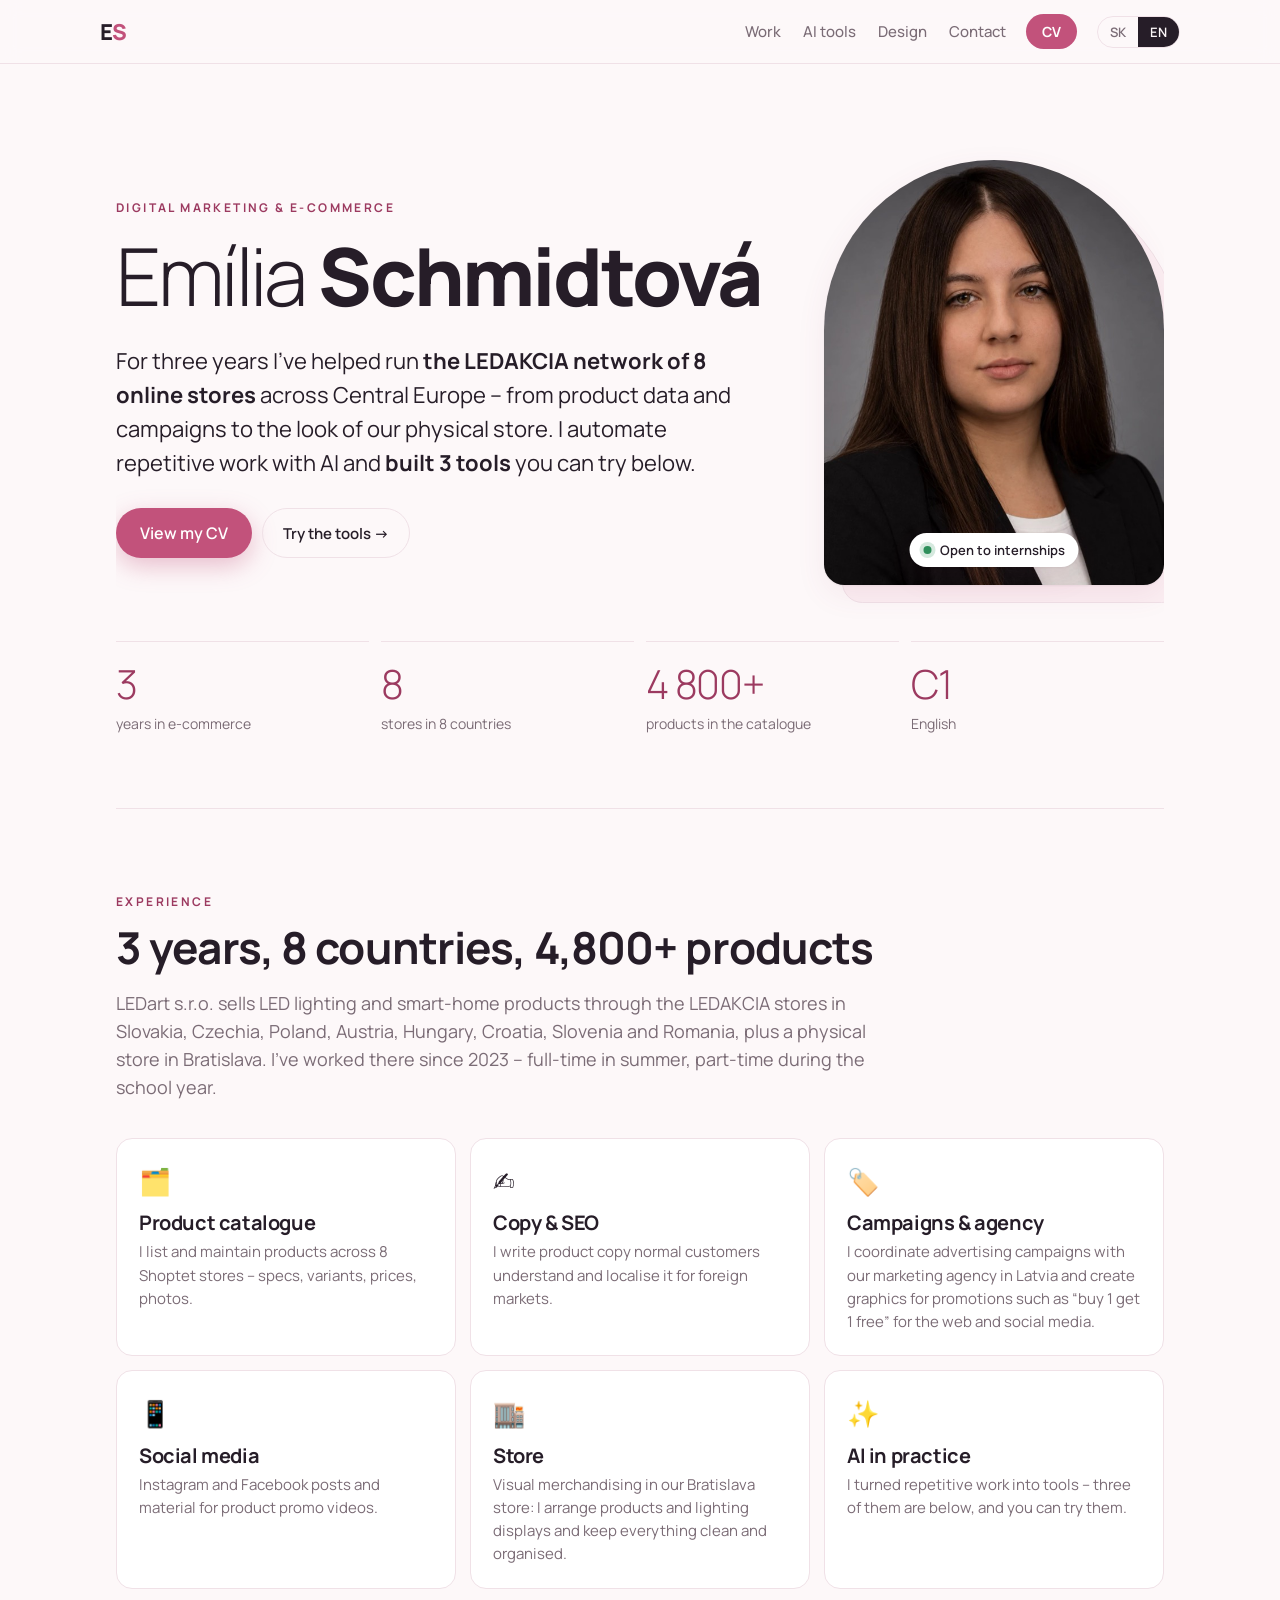
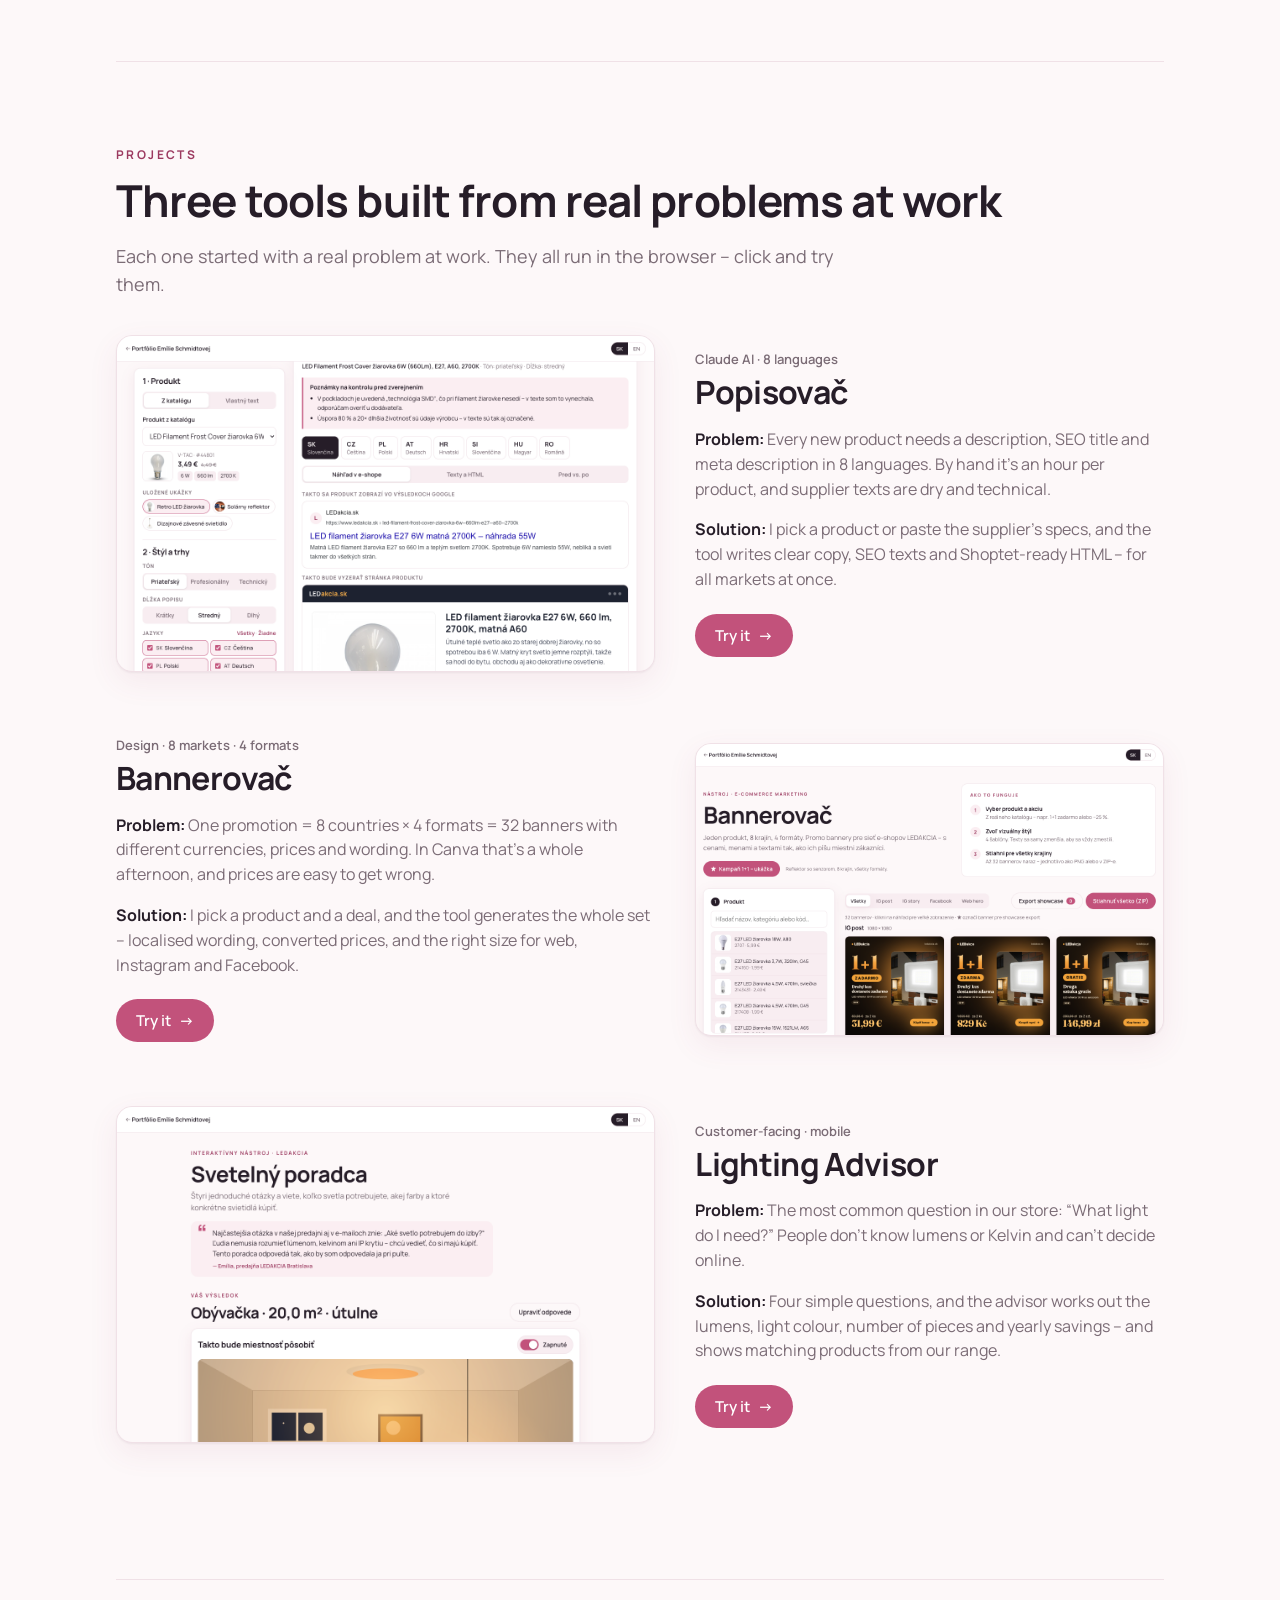
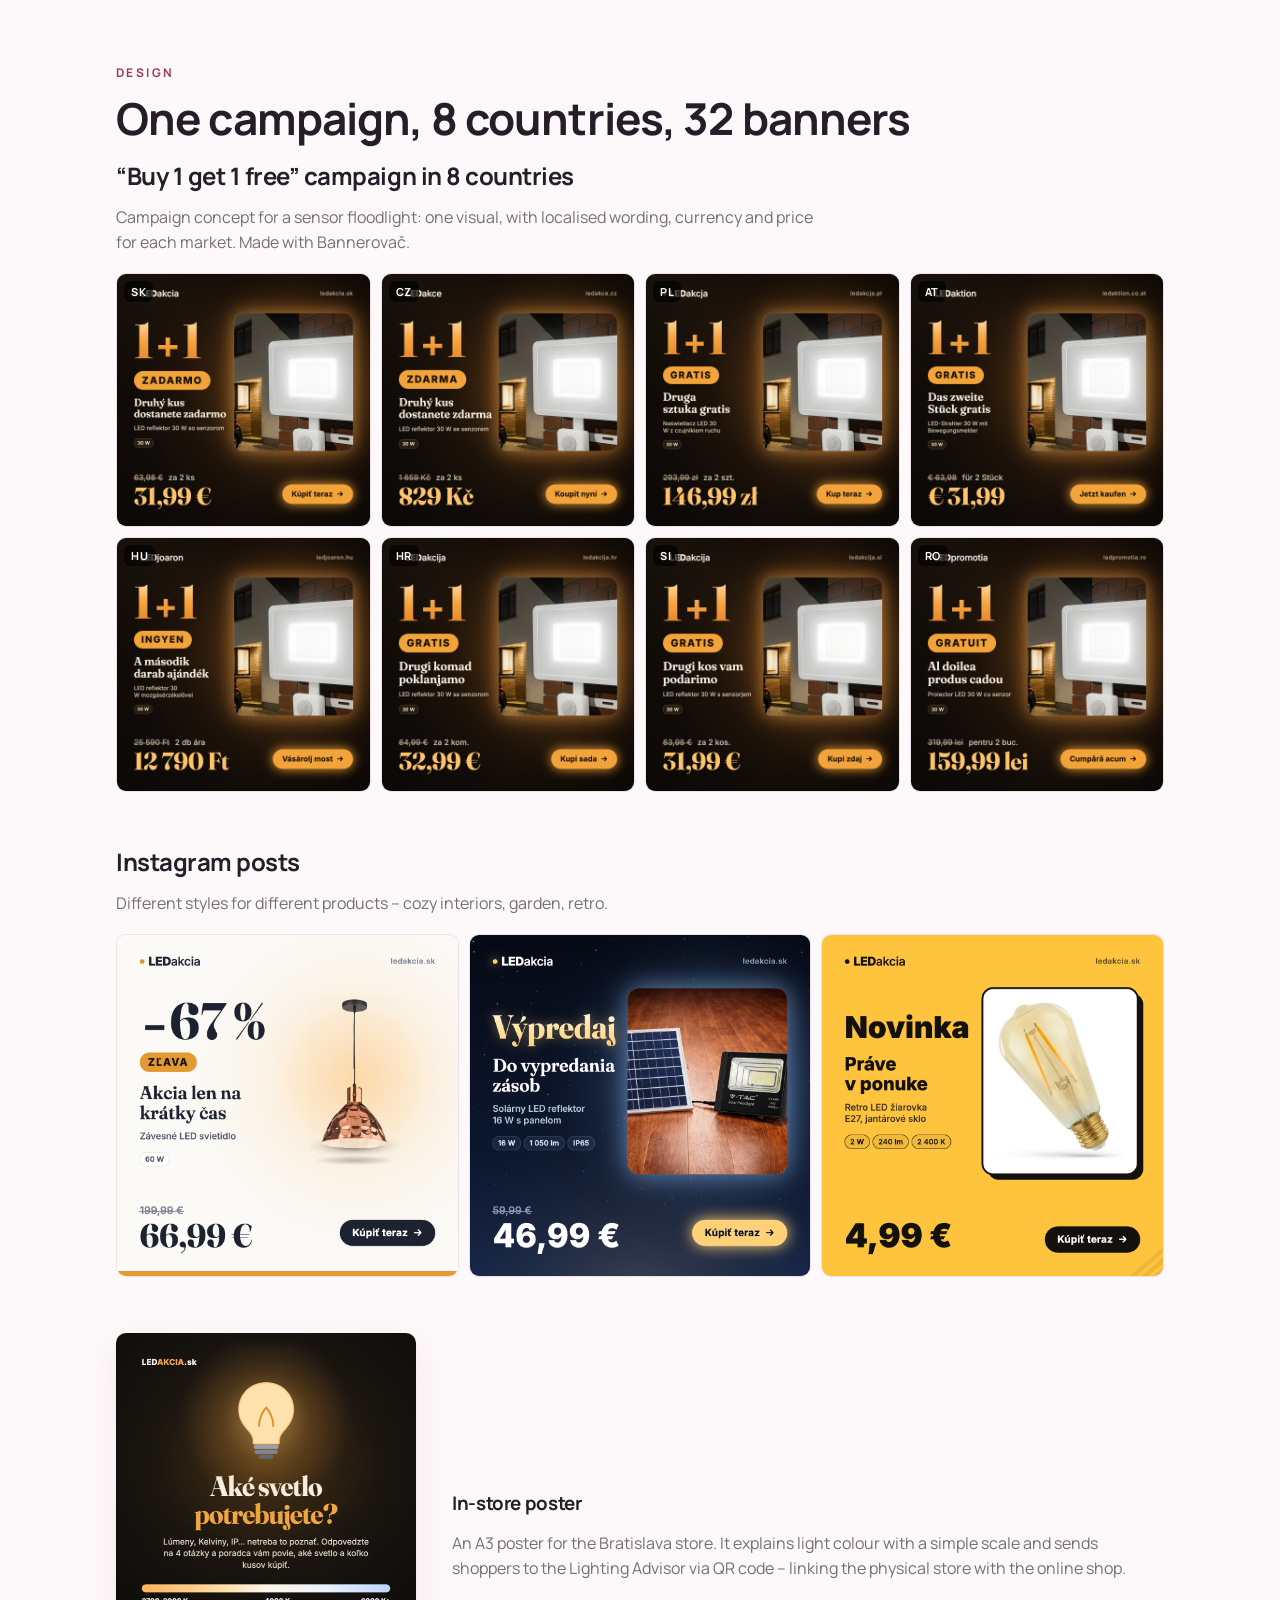
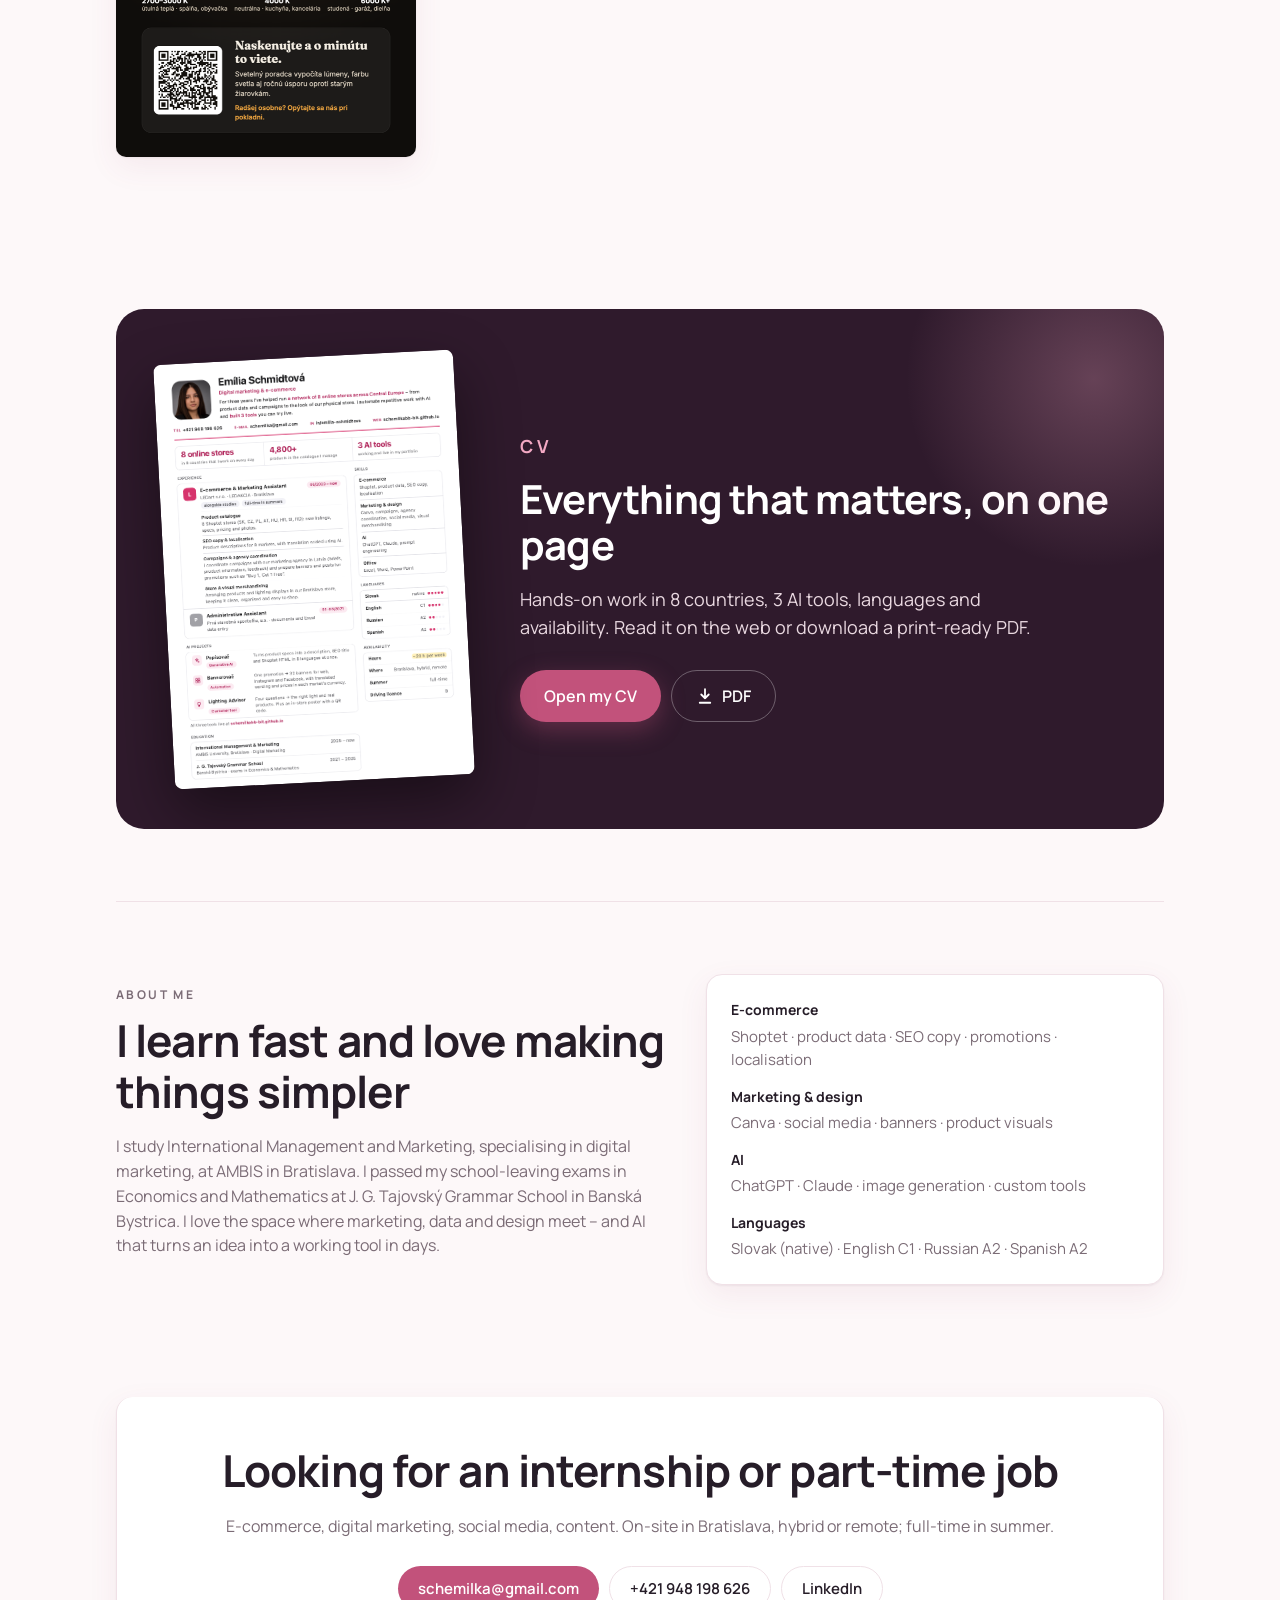
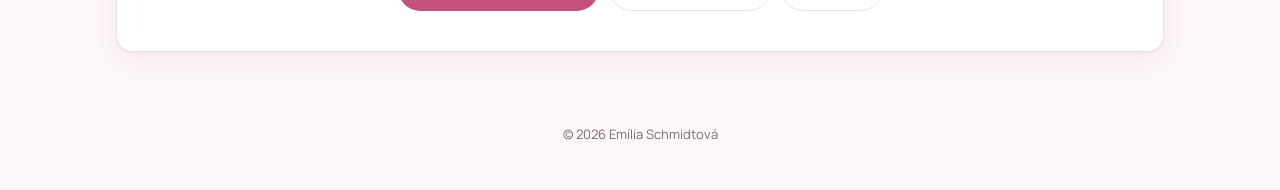
<file: index.html>
<!doctype html>
<html lang="sk" data-lang="sk">
<head>
<meta charset="utf-8">
<meta name="viewport" content="width=device-width, initial-scale=1">
<title>Emília Schmidtová – Portfólio</title>
<meta name="description" content="Digitálny marketing a e-commerce. Portfólio Emílie Schmidtovej: AI nástroje a dizajn pre sieť e-shopov LEDAKCIA.">
<link rel="stylesheet" href="shared/brand.css">
<link rel="stylesheet" href="site.css">
</head>
<body>

<!-- Language: every text exists twice, <span lang="sk"> and <span lang="en">; site.css shows the active one. -->
<header class="nav">
  <a class="logo" href="#top">E<span>S</span></a>
  <nav>
    <a href="#praca"><span lang="sk">Práca</span><span lang="en">Work</span></a>
    <a href="#nastroje"><span lang="sk">AI nástroje</span><span lang="en">AI tools</span></a>
    <a href="#dizajn"><span lang="sk">Dizajn</span><span lang="en">Design</span></a>
    <a href="#kontakt"><span lang="sk">Kontakt</span><span lang="en">Contact</span></a>
  </nav>
  <a class="nav-cv" href="cv/"><span lang="sk">Životopis</span><span lang="en">CV</span></a>
  <div class="lang-switch" role="group" aria-label="Language">
    <button data-set-lang="sk" class="on">SK</button><button data-set-lang="en">EN</button>
  </div>
</header>

<main id="top">

  <!-- HERO -->
  <section class="hero">
    <div class="hero-glow" aria-hidden="true"></div>
    <div class="hero-grid">
    <div class="hero-text">
    <p class="eyebrow"><span lang="sk">Digitálny marketing &amp; e-commerce</span><span lang="en">Digital marketing &amp; e-commerce</span></p>
    <h1>Emília <b>Schmidtová</b></h1>
    <p class="lead">
      <span lang="sk">Tri roky pomáham viesť <b>sieť 8 e-shopov LEDAKCIA</b> v strednej Európe – od produktových dát a kampaní až po vzhľad našej predajne. Opakovanú prácu automatizujem s pomocou AI a <b>vytvorila som 3 nástroje</b>, ktoré si môžete vyskúšať nižšie.</span>
      <span lang="en">For three years I've helped run <b>the LEDAKCIA network of 8 online stores</b> across Central Europe – from product data and campaigns to the look of our physical store. I automate repetitive work with AI and <b>built 3 tools</b> you can try below.</span>
    </p>
    <div class="hero-cta">
      <a class="btn btn-cv" href="cv/"><span lang="sk">Pozrieť životopis</span><span lang="en">View my CV</span></a>
      <a class="btn ghost" href="#nastroje"><span lang="sk">Vyskúšať nástroje →</span><span lang="en">Try the tools →</span></a>
    </div>
    </div>
    <figure class="hero-photo">
      <img src="shared/img/emilia.jpg" alt="Emília Schmidtová" width="600" height="900">
      <figcaption><span class="dot" aria-hidden="true"></span><span lang="sk">Hľadám stáž popri škole</span><span lang="en">Open to internships</span></figcaption>
    </figure>
    </div>
    <ul class="stats">
      <li><b>3</b><span lang="sk">roky v e-commerce</span><span lang="en">years in e-commerce</span></li>
      <li><b>8</b><span lang="sk">e-shopov v 8 krajinách</span><span lang="en">stores in 8 countries</span></li>
      <li><b>4 800+</b><span lang="sk">produktov v ponuke</span><span lang="en">products in the catalogue</span></li>
      <li><b>C1</b><span lang="sk">angličtina</span><span lang="en">English</span></li>
    </ul>
  </section>

  <!-- WORK -->
  <section id="praca" class="block">
    <p class="eyebrow"><span lang="sk">Skúsenosti</span><span lang="en">Experience</span></p>
    <h2><span lang="sk">3 roky, 8 krajín, 4 800+ produktov</span><span lang="en">3 years, 8 countries, 4,800+ products</span></h2>
    <p class="section-lead">
      <span lang="sk">LEDart s.r.o. predáva LED osvetlenie a smart home cez e-shopy LEDAKCIA na Slovensku, v Česku, Poľsku, Rakúsku, Maďarsku, Chorvátsku, Slovinsku a Rumunsku a má kamennú predajňu v Bratislave. Som tam od roku 2023 – cez leto na plný úväzok, počas štúdia priebežne.</span>
      <span lang="en">LEDart s.r.o. sells LED lighting and smart-home products through the LEDAKCIA stores in Slovakia, Czechia, Poland, Austria, Hungary, Croatia, Slovenia and Romania, plus a physical store in Bratislava. I've worked there since 2023 – full-time in summer, part-time during the school year.</span>
    </p>
    <div class="tiles">
      <article class="tile"><div class="ico">🗂️</div>
        <h3><span lang="sk">Produktový katalóg</span><span lang="en">Product catalogue</span></h3>
        <p><span lang="sk">Zakladám a upravujem produkty v 8 e-shopoch na Shoptete – parametre, varianty, ceny, fotky.</span><span lang="en">I list and maintain products across 8 Shoptet stores – specs, variants, prices, photos.</span></p></article>
      <article class="tile"><div class="ico">✍️</div>
        <h3><span lang="sk">Texty a SEO</span><span lang="en">Copy &amp; SEO</span></h3>
        <p><span lang="sk">Píšem produktové popisy, ktorým rozumie aj bežný zákazník, a lokalizujem ich pre zahraničné trhy.</span><span lang="en">I write product copy normal customers understand and localise it for foreign markets.</span></p></article>
      <article class="tile"><div class="ico">🏷️</div>
        <h3><span lang="sk">Kampane a agentúra</span><span lang="en">Campaigns &amp; agency</span></h3>
        <p><span lang="sk">Koordinujem reklamné kampane s našou marketingovou agentúrou v Lotyšsku a k akciám ako „1+1 zadarmo“ pripravujem grafiky pre web aj sociálne siete.</span><span lang="en">I coordinate advertising campaigns with our marketing agency in Latvia and create graphics for promotions such as “buy 1 get 1 free” for the web and social media.</span></p></article>
      <article class="tile"><div class="ico">📱</div>
        <h3><span lang="sk">Sociálne siete</span><span lang="en">Social media</span></h3>
        <p><span lang="sk">Príspevky na Instagram a Facebook a podklady pre produktové promo videá.</span><span lang="en">Instagram and Facebook posts and material for product promo videos.</span></p></article>
      <article class="tile"><div class="ico">🏬</div>
        <h3><span lang="sk">Predajňa</span><span lang="en">Store</span></h3>
        <p><span lang="sk">Visual merchandising v predajni v Bratislave: aranžujem produkty a vystavené svietidlá, udržiavam poriadok a prehľadnosť.</span><span lang="en">Visual merchandising in our Bratislava store: I arrange products and lighting displays and keep everything clean and organised.</span></p></article>
      <article class="tile"><div class="ico">✨</div>
        <h3><span lang="sk">AI v praxi</span><span lang="en">AI in practice</span></h3>
        <p><span lang="sk">Opakovanú prácu som premenila na nástroje – tri z nich nájdete nižšie a môžete si ich vyskúšať.</span><span lang="en">I turned repetitive work into tools – three of them are below, and you can try them.</span></p></article>
    </div>
  </section>

  <!-- TOOLS -->
  <section id="nastroje" class="block">
    <p class="eyebrow"><span lang="sk">Projekty</span><span lang="en">Projects</span></p>
    <h2><span lang="sk">Tri nástroje z reálnych problémov v práci</span><span lang="en">Three tools built from real problems at work</span></h2>
    <p class="section-lead"><span lang="sk">Každý vznikol z konkrétneho problému v práci. Všetky bežia priamo v prehliadači – kliknite a vyskúšajte.</span><span lang="en">Each one started with a real problem at work. They all run in the browser – click and try them.</span></p>

    <article class="project">
      <a class="shot" href="tools/popisovac/"><img src="tools/popisovac/cover.png" alt="" loading="lazy"></a>
      <div class="project-text">
        <p class="tag">Claude AI · 8 <span lang="sk">jazykov</span><span lang="en">languages</span></p>
        <h3>Popisovač</h3>
        <p class="problem"><b><span lang="sk">Problém:</span><span lang="en">Problem:</span></b>
          <span lang="sk">Každý nový produkt potrebuje popis, SEO titulok a meta popis v 8 jazykoch. Ručne je to hodina práce na produkt a texty od dodávateľov sú suché a technické.</span>
          <span lang="en">Every new product needs a description, SEO title and meta description in 8 languages. By hand it's an hour per product, and supplier texts are dry and technical.</span></p>
        <p><b><span lang="sk">Riešenie:</span><span lang="en">Solution:</span></b>
          <span lang="sk">Vyberiem produkt alebo vložím parametre od dodávateľa a nástroj napíše zrozumiteľný popis, SEO texty aj HTML pripravené pre Shoptet – naraz pre všetky trhy.</span>
          <span lang="en">I pick a product or paste the supplier's specs, and the tool writes clear copy, SEO texts and Shoptet-ready HTML – for all markets at once.</span></p>
        <a class="btn" href="tools/popisovac/"><span lang="sk">Vyskúšať</span><span lang="en">Try it</span> →</a>
      </div>
    </article>

    <article class="project flip">
      <a class="shot" href="tools/bannerovac/"><img src="tools/bannerovac/cover.png" alt="" loading="lazy"></a>
      <div class="project-text">
        <p class="tag"><span lang="sk">Dizajn · 8 trhov · 4 formáty</span><span lang="en">Design · 8 markets · 4 formats</span></p>
        <h3>Bannerovač</h3>
        <p class="problem"><b><span lang="sk">Problém:</span><span lang="en">Problem:</span></b>
          <span lang="sk">Jedna akcia = 8 krajín × 4 formáty = 32 bannerov s inými menami, cenami a textami. V Canve to trvá celé popoludnie a ľahko sa pomýli cena.</span>
          <span lang="en">One promotion = 8 countries × 4 formats = 32 banners with different currencies, prices and wording. In Canva that's a whole afternoon, and prices are easy to get wrong.</span></p>
        <p><b><span lang="sk">Riešenie:</span><span lang="en">Solution:</span></b>
          <span lang="sk">Vyberiem produkt a typ akcie a nástroj vygeneruje celú sadu – s lokalizovaným textom, prepočítanou cenou a správnym formátom pre web, Instagram aj Facebook.</span>
          <span lang="en">I pick a product and a deal, and the tool generates the whole set – localised wording, converted prices, and the right size for web, Instagram and Facebook.</span></p>
        <a class="btn" href="tools/bannerovac/"><span lang="sk">Vyskúšať</span><span lang="en">Try it</span> →</a>
      </div>
    </article>

    <article class="project">
      <a class="shot" href="tools/poradca/"><img src="tools/poradca/cover.png" alt="" loading="lazy"></a>
      <div class="project-text">
        <p class="tag"><span lang="sk">Pre zákazníkov · mobil</span><span lang="en">Customer-facing · mobile</span></p>
        <h3><span lang="sk">Svetelný poradca</span><span lang="en">Lighting Advisor</span></h3>
        <p class="problem"><b><span lang="sk">Problém:</span><span lang="en">Problem:</span></b>
          <span lang="sk">Najčastejšia otázka v predajni: „Aké svetlo potrebujem?“ Ľudia nepoznajú lúmeny ani Kelviny a online sa nevedia rozhodnúť.</span>
          <span lang="en">The most common question in our store: “What light do I need?” People don't know lumens or Kelvin and can't decide online.</span></p>
        <p><b><span lang="sk">Riešenie:</span><span lang="en">Solution:</span></b>
          <span lang="sk">Štyri jednoduché otázky a poradca vypočíta potrebné lúmeny, farbu svetla, počet kusov a ročnú úsporu – a ukáže konkrétne produkty z ponuky.</span>
          <span lang="en">Four simple questions, and the advisor works out the lumens, light colour, number of pieces and yearly savings – and shows matching products from our range.</span></p>
        <a class="btn" href="tools/poradca/"><span lang="sk">Vyskúšať</span><span lang="en">Try it</span> →</a>
      </div>
    </article>
  </section>

  <!-- DESIGN -->
  <section id="dizajn" class="block">
    <p class="eyebrow"><span lang="sk">Dizajn</span><span lang="en">Design</span></p>
    <h2><span lang="sk">Jedna akcia, 8 krajín, 32 bannerov</span><span lang="en">One campaign, 8 countries, 32 banners</span></h2>

    <div class="case">
      <div class="case-head">
        <h3><span lang="sk">Kampaň „1+1 zadarmo“ v 8 krajinách</span><span lang="en">“Buy 1 get 1 free” campaign in 8 countries</span></h3>
        <p class="muted"><span lang="sk">Návrh kampane pre LED reflektor so senzorom: rovnaký vizuál, lokalizovaný text, mena a cena pre každý trh. Vytvorené v Bannerovači.</span><span lang="en">Campaign concept for a sensor floodlight: one visual, with localised wording, currency and price for each market. Made with Bannerovač.</span></p>
      </div>
      <div class="grid8" id="campaign"></div>
    </div>

    <div class="case">
      <div class="case-head">
        <h3><span lang="sk">Instagram príspevky</span><span lang="en">Instagram posts</span></h3>
        <p class="muted"><span lang="sk">Rôzne štýly pre rôzne produkty – útulný interiér, záhrada, retro.</span><span lang="en">Different styles for different products – cozy interiors, garden, retro.</span></p>
      </div>
      <div class="grid3" id="posts"></div>
    </div>

    <div class="case poster-case">
      <img src="work/poster/poster-sk-small.png" alt="Plagát Svetelný poradca" loading="lazy">
      <div>
        <h3><span lang="sk">Plagát do predajne</span><span lang="en">In-store poster</span></h3>
        <p class="muted"><span lang="sk">A3 plagát pre predajňu v Bratislave. Vysvetľuje farbu svetla jednoduchou škálou a QR kódom posiela zákazníkov do Svetelného poradcu – spája kamennú predajňu s e-shopom.</span><span lang="en">An A3 poster for the Bratislava store. It explains light colour with a simple scale and sends shoppers to the Lighting Advisor via QR code – linking the physical store with the online shop.</span></p>
      </div>
    </div>
  </section>

  <!-- CV -->
  <section id="cv" class="cv-block">
    <a class="cv-thumb" href="cv/?lang=sk" lang="sk"><img src="cv/cv-sk-preview.png" alt="Náhľad životopisu" loading="lazy"></a>
    <a class="cv-thumb" href="cv/?lang=en" lang="en"><img src="cv/cv-en-preview.png" alt="CV preview" loading="lazy"></a>
    <div class="cv-text">
      <p class="eyebrow"><span lang="sk">Životopis</span><span lang="en">CV</span></p>
      <h2><span lang="sk">Všetko podstatné na jednej strane</span><span lang="en">Everything that matters, on one page</span></h2>
      <p><span lang="sk">Prax v 8 krajinách, 3 AI nástroje, jazyky a dostupnosť. Otvorte ho na webe, alebo si stiahnite PDF na tlač.</span><span lang="en">Hands-on work in 8 countries, 3 AI tools, languages and availability. Read it on the web or download a print-ready PDF.</span></p>
      <div class="hero-cta">
        <a class="btn btn-cv" href="cv/"><span lang="sk">Otvoriť životopis</span><span lang="en">Open my CV</span></a>
        <a class="btn btn-cv alt" href="cv/cv-sk.pdf" lang="sk" download><svg viewBox="0 0 24 24" aria-hidden="true"><path d="M12 3v12m0 0-5-5m5 5 5-5M5 21h14"/></svg>PDF</a>
        <a class="btn btn-cv alt" href="cv/cv-en.pdf" lang="en" download><svg viewBox="0 0 24 24" aria-hidden="true"><path d="M12 3v12m0 0-5-5m5 5 5-5M5 21h14"/></svg>PDF</a>
      </div>
    </div>
  </section>

  <!-- ABOUT -->
  <section class="block about">
    <div>
      <p class="eyebrow"><span lang="sk">O mne</span><span lang="en">About me</span></p>
      <h2><span lang="sk">Učím sa rýchlo a rada veci zjednodušujem</span><span lang="en">I learn fast and love making things simpler</span></h2>
      <p><span lang="sk">Študujem Medzinárodný manažment a marketing so zameraním na digitálny marketing na AMBIS v Bratislave. Maturovala som z ekonomiky a matematiky na Gymnáziu J. G. Tajovského v Banskej Bystrici. Baví ma miesto, kde sa stretáva marketing, dáta a dizajn – a AI, ktorá z nápadu urobí fungujúci nástroj za pár dní.</span>
      <span lang="en">I study International Management and Marketing, specialising in digital marketing, at AMBIS in Bratislava. I passed my school-leaving exams in Economics and Mathematics at J. G. Tajovský Grammar School in Banská Bystrica. I love the space where marketing, data and design meet – and AI that turns an idea into a working tool in days.</span></p>
    </div>
    <div class="skills card">
      <h4>E-commerce</h4><p>Shoptet · <span lang="sk">produktové dáta · SEO texty · promo akcie · lokalizácia</span><span lang="en">product data · SEO copy · promotions · localisation</span></p>
      <h4><span lang="sk">Marketing &amp; dizajn</span><span lang="en">Marketing &amp; design</span></h4><p>Canva · <span lang="sk">sociálne siete · bannery · produktové vizuály</span><span lang="en">social media · banners · product visuals</span></p>
      <h4>AI</h4><p>ChatGPT · Claude · <span lang="sk">generovanie obrázkov · vlastné nástroje</span><span lang="en">image generation · custom tools</span></p>
      <h4><span lang="sk">Jazyky</span><span lang="en">Languages</span></h4><p><span lang="sk">slovenčina · angličtina C1 · ruština A2 · španielčina A2</span><span lang="en">Slovak (native) · English C1 · Russian A2 · Spanish A2</span></p>
    </div>
  </section>

  <!-- CONTACT -->
  <section id="kontakt" class="block contact card">
    <h2><span lang="sk">Hľadám stáž alebo prácu popri škole</span><span lang="en">Looking for an internship or part-time job</span></h2>
    <p class="muted"><span lang="sk">E-commerce, digitálny marketing, sociálne siete, obsah. Bratislava osobne, hybridne aj na diaľku; cez leto na plný úväzok.</span><span lang="en">E-commerce, digital marketing, social media, content. On-site in Bratislava, hybrid or remote; full-time in summer.</span></p>
    <div class="hero-cta">
      <a class="btn" href="mailto:schemilka@gmail.com">schemilka@gmail.com</a>
      <a class="btn ghost" href="tel:+421948198626">+421 948 198 626</a>
      <a class="btn ghost" href="https://www.linkedin.com/in/emilia-schmidtova/" target="_blank" rel="noopener">LinkedIn</a>
    </div>
  </section>

</main>
<p class="credit">© 2026 Emília Schmidtová</p>

<script src="site.js"></script>
</body>
</html>
</file>
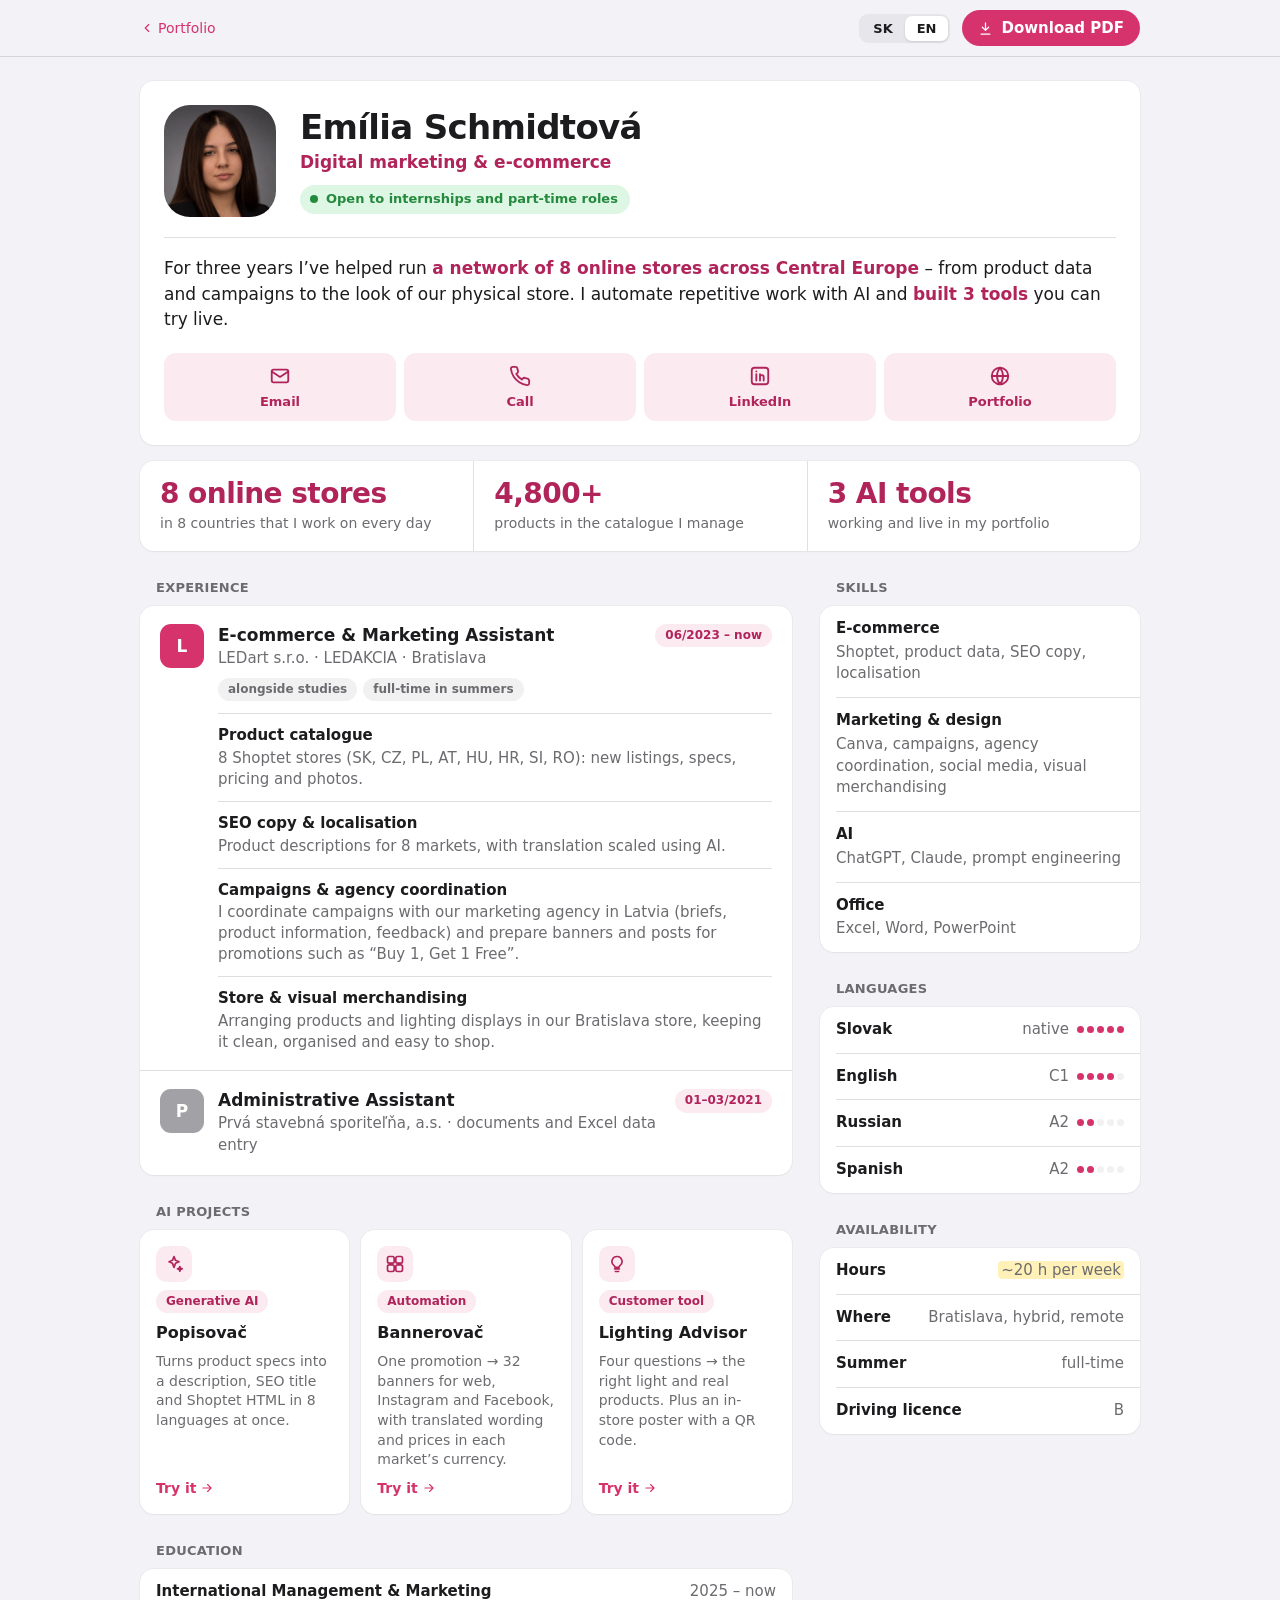
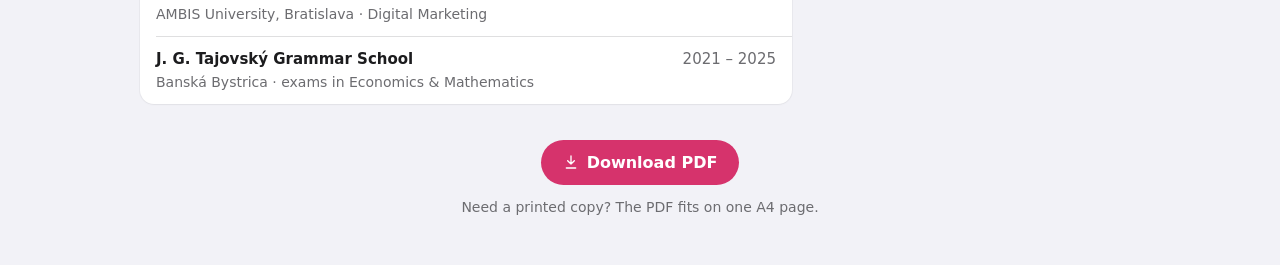
<file: cv/index.html>
<!doctype html>
<html lang="sk">
<head>
<meta charset="utf-8">
<meta name="viewport" content="width=device-width, initial-scale=1, viewport-fit=cover">
<meta name="color-scheme" content="light dark">
<title>Emília Schmidtová – Životopis</title>
<meta name="description" content="Životopis Emílie Schmidtovej: digitálny marketing a e-commerce, 3 roky praxe na 8 trhoch, 3 AI nástroje.">
<style>
/* =====================================================================
   Emília Schmidtová – web CV.
   Design language borrowed from DELOS (Apple HIG on the web): system font,
   grouped background, white inset cards with a label above each section,
   hairline separators, 8pt spacing grid, one tint colour (pink).
   The same page prints to a single A4 sheet (see @media print).
   ===================================================================== */
:root {
  --font: -apple-system, BlinkMacSystemFont, "SF Pro Text", system-ui, "Segoe UI Variable Text", "Segoe UI", Roboto, "Helvetica Neue", Arial, sans-serif;
  --bg: #F2F2F7; --card: #FFFFFF; --label: #1C1C1E; --label-2: #6C6C70; --label-3: #A1A1A6;
  --sep: rgba(60,60,67,.16); --fill: rgba(120,120,128,.10);
  --tint: #D6336C; --tint-deep: #B0245A; --tint-soft: rgba(214,51,108,.10);
  --green: #248A3D; --green-soft: rgba(52,199,89,.16);
  --r-card: 14px; --r-pill: 999px;
  --shadow: 0 1px 2px rgba(0,0,0,.04), 0 0 0 1px rgba(0,0,0,.03);
  --mat: rgba(242,242,247,.78);
}
@media (prefers-color-scheme: dark) {
  :root:not([data-theme="light"]) {
    --bg: #000000; --card: #1C1C1E; --label: #FFFFFF; --label-2: #AEAEB2; --label-3: #6C6C70;
    --sep: rgba(84,84,88,.6); --fill: rgba(120,120,128,.24);
    --tint: #FF5C8F; --tint-deep: #FF8AB0; --tint-soft: rgba(255,92,143,.16);
    --green: #30D158; --green-soft: rgba(48,209,88,.18); --shadow: none; --mat: rgba(0,0,0,.72);
  }
}
* { box-sizing: border-box; margin: 0; padding: 0; }
html { font-size: 16px; -webkit-text-size-adjust: 100%; }
body { font: 400 1rem/1.45 var(--font); color: var(--label); background: var(--bg); -webkit-font-smoothing: antialiased; }
a { color: inherit; text-decoration: none; }
ul { list-style: none; }
svg { width: 1em; height: 1em; fill: none; stroke: currentColor; stroke-width: 2; stroke-linecap: round; stroke-linejoin: round; flex: none; }
[hidden] { display: none !important; }

/* ---------- Top bar ---------- */
.bar { position: sticky; top: 0; z-index: 10; background: var(--mat); backdrop-filter: saturate(180%) blur(20px); -webkit-backdrop-filter: saturate(180%) blur(20px);
  border-bottom: 1px solid var(--sep); }
.bar-in { max-width: 1040px; margin: 0 auto; padding: 10px 20px; display: flex; align-items: center; gap: 12px; }
.back { font-size: .875rem; color: var(--tint); font-weight: 500; display: inline-flex; align-items: center; gap: 4px; }
.bar-title { font-weight: 600; font-size: .9375rem; margin-right: auto; opacity: 0; transition: opacity .2s; }
.bar.scrolled .bar-title { opacity: 1; }
.seg { display: inline-flex; background: var(--fill); border-radius: 9px; padding: 2px; }
.seg button { border: 0; background: transparent; color: var(--label); font: 600 .8125rem var(--font); padding: 5px 12px; border-radius: 7px; cursor: pointer; }
.seg button.on { background: var(--card); box-shadow: 0 1px 3px rgba(0,0,0,.12); }
.btn { display: inline-flex; align-items: center; gap: 8px; border: 0; border-radius: var(--r-pill); padding: 9px 16px; font: 600 .9375rem var(--font);
  background: var(--tint); color: #fff; cursor: pointer; white-space: nowrap; }
.btn:active { transform: scale(.98); }
.btn.big { padding: 13px 22px; font-size: 1rem; }
.btn .txt-short { display: none; }

/* ---------- Page ---------- */
.wrap { max-width: 1040px; margin: 0 auto; padding: 24px 20px 48px; }
.card { background: var(--card); border-radius: var(--r-card); box-shadow: var(--shadow); }
.label { font-size: .8125rem; font-weight: 600; letter-spacing: .02em; text-transform: uppercase; color: var(--label-2); margin: 0 0 8px 16px; }
.block + .block { margin-top: 28px; }

/* Hero */
.hero { padding: 24px; display: grid; grid-template-columns: auto 1fr; gap: 20px 24px; align-items: center; }
.photo { width: 112px; height: 112px; border-radius: 26px; object-fit: cover; object-position: center 22%; }
.name { font-size: 2.125rem; line-height: 1.12; font-weight: 700; letter-spacing: -.02em; }
.role { margin-top: 4px; font-size: 1.0625rem; color: var(--tint-deep); font-weight: 600; }
.status { margin-top: 10px; display: inline-flex; align-items: center; gap: 8px; padding: 5px 12px 5px 10px; border-radius: var(--r-pill);
  background: var(--green-soft); color: var(--green); font-size: .8125rem; font-weight: 600; }
.status i { width: 8px; height: 8px; border-radius: 50%; background: currentColor; }
.hook { grid-column: 1 / -1; font-size: 1.0625rem; line-height: 1.5; color: var(--label); padding-top: 18px; border-top: 1px solid var(--sep); }
.hook b { font-weight: 600; color: var(--tint-deep); }
.actions { grid-column: 1 / -1; display: grid; grid-template-columns: repeat(4, 1fr); gap: 8px; }
.act { display: flex; flex-direction: column; align-items: center; gap: 6px; padding: 12px 6px 10px; border-radius: 12px; background: var(--tint-soft);
  color: var(--tint-deep); font-size: .8125rem; font-weight: 600; text-align: center; }
.act svg { width: 22px; height: 22px; }
.act:hover { background: color-mix(in srgb, var(--tint) 16%, transparent); }
.act small { display: none; }

/* Key facts */
.facts { display: grid; grid-template-columns: repeat(3, 1fr); }
.fact { padding: 18px 20px; }
.fact + .fact { border-left: 1px solid var(--sep); }
.fact b { display: block; font-size: 1.75rem; line-height: 1.1; font-weight: 700; letter-spacing: -.02em; color: var(--tint-deep); }
.fact span { display: block; margin-top: 4px; font-size: .875rem; color: var(--label-2); line-height: 1.35; }

/* Two columns */
.cols { display: grid; grid-template-columns: minmax(0, 1fr) 320px; gap: 28px; align-items: start; margin-top: 28px; }

/* Experience */
.job { padding: 18px 20px 6px; }
.job + .job { border-top: 1px solid var(--sep); }
.job-head { display: grid; grid-template-columns: 44px 1fr auto; gap: 14px; align-items: start; }
.logo { width: 44px; height: 44px; border-radius: 11px; display: grid; place-items: center; font-weight: 700; font-size: 1.0625rem; color: #fff; background: var(--tint); }
.logo.gray { background: var(--label-3); }
.job h3 { font-size: 1.0625rem; font-weight: 600; line-height: 1.3; }
.job .org { font-size: .9375rem; color: var(--label-2); margin-top: 2px; }
.pill { display: inline-block; font-size: .75rem; font-weight: 600; padding: 3px 10px; border-radius: var(--r-pill); background: var(--fill); color: var(--label-2); white-space: nowrap; }
.pill.tint { background: var(--tint-soft); color: var(--tint-deep); }
.job .meta { margin-top: 8px; display: flex; flex-wrap: wrap; gap: 6px; }
.rows { margin: 12px 0 0 58px; }
.rows li { padding: 11px 0; border-top: 1px solid var(--sep); }
.rows b { display: block; font-size: .9375rem; font-weight: 600; }
.rows span { display: block; font-size: .9375rem; color: var(--label-2); margin-top: 1px; line-height: 1.4; }
.job.small { padding-bottom: 18px; }

/* Projects */
.projects { display: grid; grid-template-columns: repeat(3, 1fr); gap: 12px; }
.proj { padding: 16px; display: flex; flex-direction: column; gap: 8px; }
.proj-ic { width: 36px; height: 36px; border-radius: 10px; display: grid; place-items: center; background: var(--tint-soft); color: var(--tint-deep); }
.proj-ic svg { width: 20px; height: 20px; }
.proj h3 { font-size: 1rem; font-weight: 600; }
.proj p { font-size: .875rem; color: var(--label-2); line-height: 1.4; flex: 1; }
.proj a { font-size: .875rem; font-weight: 600; color: var(--tint); display: inline-flex; align-items: center; gap: 4px; }
.proj .pill { align-self: flex-start; }
.live-note { display: none; }

/* Simple list rows (education, skills, languages, other) */
.list li { display: flex; justify-content: space-between; align-items: baseline; gap: 12px; padding: 12px 16px; }
.list li + li { border-top: 1px solid var(--sep); margin-left: 16px; padding-left: 0; }
.list .k { font-size: .9375rem; font-weight: 600; }
.list .k small { display: block; font-weight: 400; color: var(--label-2); font-size: .875rem; margin-top: 1px; }
.list .v { font-size: .9375rem; color: var(--label-2); text-align: right; white-space: nowrap; }
.list.stack li { display: block; }
.list.stack .k, .list.stack .v { display: block; }
.list.stack .v { text-align: left; white-space: normal; margin-top: 2px; }
.dots { display: inline-flex; gap: 3px; margin-left: 8px; vertical-align: 1px; }
.dots i { width: 7px; height: 7px; border-radius: 50%; background: var(--fill); }
.dots i.on { background: var(--tint); }
.todo { background: rgba(255,204,0,.28); border-radius: 4px; padding: 0 3px; }

.foot { margin-top: 36px; text-align: center; color: var(--label-2); font-size: .875rem; }
.foot .btn { margin-bottom: 12px; }

@media (max-width: 860px) {
  .cols { grid-template-columns: 1fr; }
  .projects { grid-template-columns: 1fr; }
}
@media (max-width: 560px) {
  .wrap { padding: 16px 12px 40px; }
  .bar-in { padding: 8px 12px; }
  .back span { display: none; }
  .hero { grid-template-columns: 1fr; text-align: center; justify-items: center; padding: 20px 16px; }
  .photo { width: 104px; height: 104px; }
  .name { font-size: 1.75rem; }
  .hook { text-align: left; }
  .facts { grid-template-columns: 1fr; }
  .fact + .fact { border-left: 0; border-top: 1px solid var(--sep); }
  .rows { margin-left: 0; }
  .job-head { grid-template-columns: 40px 1fr; }
  .job-head .pill { grid-column: 2; justify-self: start; }
  .btn .txt-long { display: none; }
  .btn .txt-short { display: inline; }
}

/* =====================================================================
   PRINT / PDF – one A4 page. Light theme, no bar, no buttons, compact type.
   ===================================================================== */
@page { size: A4; margin: 0; }
@media print {
  :root, :root:not([data-theme="light"]) {
    --bg: #fff; --card: #fff; --label: #1C1C1E; --label-2: #5B5B60; --label-3: #A1A1A6; --sep: #E3E3E8; --fill: #F2F2F7;
    --tint: #D6336C; --tint-deep: #B0245A; --tint-soft: #FCEAF1; --green: #248A3D; --green-soft: #E4F6E8; --shadow: none;
  }
  html { font-size: 7.2pt; }
  body { -webkit-print-color-adjust: exact; print-color-adjust: exact; }
  .bar, .actions, .foot, .proj a, .status { display: none !important; }
  .wrap { max-width: none; width: 210mm; height: 297mm; padding: 10mm 12mm 0; overflow: hidden; }
  .card { border: .25mm solid var(--sep); border-radius: 3mm; }
  .label { margin: 0 0 1.6mm 1mm; font-size: 1rem; }
  .block + .block { margin-top: 4.2mm; }
  .cols { grid-template-columns: minmax(0, 1fr) 62mm; gap: 5mm; margin-top: 4.2mm; }

  .hero { border: 0; padding: 0 0 4mm; grid-template-columns: 27mm 1fr; gap: 0 6mm; border-bottom: .6mm solid var(--tint); border-radius: 0; }
  .photo { width: 27mm; height: 27mm; border-radius: 6mm; grid-row: 1 / span 2; }
  .name { font-size: 2.9rem; }
  .role { font-size: 1.35rem; }
  .hook { grid-column: 2; border: 0; padding-top: 2mm; font-size: 1.3rem; }
  .print-contact { display: flex !important; grid-column: 1 / -1; flex-wrap: wrap; justify-content: space-between; gap: 1mm 4mm; margin-top: 3.4mm;
    font-size: 1.2rem; font-weight: 600; color: var(--label); }
  .print-contact span { color: var(--tint-deep); margin-right: 1.2mm; font-size: 1rem; text-transform: uppercase; letter-spacing: .04em; }

  .fact { padding: 2.6mm 4mm; }
  .fact b { font-size: 2.2rem; }
  .fact span { font-size: 1.1rem; }

  .job { padding: 3mm 4mm 1mm; }
  .job-head { grid-template-columns: 9mm 1fr auto; gap: 3mm; }
  .logo { width: 9mm; height: 9mm; border-radius: 2.4mm; font-size: 1.4rem; }
  .job h3 { font-size: 1.4rem; }
  .job .org { font-size: 1.2rem; }
  .job .meta { margin-top: 1mm; }
  .pill { font-size: 1rem; padding: .4mm 2.2mm; }
  .rows { margin: 2mm 0 0 12mm; }
  .rows li { padding: 1.6mm 0; }
  .rows b, .rows span { font-size: 1.2rem; }
  .job.small { padding-bottom: 3mm; }

  .projects { grid-template-columns: 1fr; gap: 0; }
  .projects.card-group { border: .25mm solid var(--sep); border-radius: 3mm; overflow: hidden; background: var(--card); }
  .proj { border: 0; border-radius: 0; padding: 2.2mm 4mm; display: grid; grid-template-columns: 7mm 30mm 1fr; gap: 0 3mm; align-items: start; }
  .proj + .proj { border-top: .25mm solid var(--sep); }
  .proj-ic { width: 7mm; height: 7mm; border-radius: 2mm; grid-row: 1 / span 2; }
  .proj-ic svg { width: 4mm; height: 4mm; }
  .proj .pill { grid-column: 2; grid-row: 2; font-size: .95rem; margin-top: .6mm; justify-self: start; }
  .proj h3 { grid-column: 2; grid-row: 1; font-size: 1.3rem; }
  .proj p { grid-column: 3; grid-row: 1 / span 2; font-size: 1.15rem; }
  .live-note { display: block; margin: 1.6mm 0 0 1mm; font-size: 1.1rem; color: var(--label-2); }
  .live-note b { color: var(--tint-deep); }

  .list li { padding: 1.9mm 3.4mm; }
  .list li + li { margin-left: 3.4mm; }
  .list .k, .list .v { font-size: 1.2rem; }
  .list .k small { font-size: 1.1rem; }
  .dots i { width: 1.5mm; height: 1.5mm; }
  .proj.card { border: 0; box-shadow: none; }
  .list .v { white-space: normal; }
}
.print-contact { display: none; }
.edu-side { display: none; }
</style>
</head>
<body>

<header class="bar" id="bar">
  <div class="bar-in">
    <a class="back" href="../"><svg viewBox="0 0 24 24"><path d="M15 18l-6-6 6-6"/></svg><span data-t="back"></span></a>
    <span class="bar-title">Emília Schmidtová</span>
    <div class="seg" role="group" aria-label="Language"><button data-lang="sk">SK</button><button data-lang="en">EN</button></div>
    <a class="btn" id="pdf" download><svg viewBox="0 0 24 24"><path d="M12 3v12m0 0-5-5m5 5 5-5M5 21h14"/></svg><span class="txt-long" data-t="pdf"></span><span data-t="pdfShort" class="txt-short"></span></a>
  </div>
</header>

<main class="wrap" id="cv"></main>

<script>
// ---------- Content ----------
const IN = 'https://www.linkedin.com/in/emilia-schmidtova/', WEB = 'https://schemilkabb-bit.github.io/';
const ICON = {
  mail: '<svg viewBox="0 0 24 24"><rect x="3" y="5" width="18" height="14" rx="2"/><path d="m3 7 9 6 9-6"/></svg>',
  phone: '<svg viewBox="0 0 24 24"><path d="M22 16.9v3a2 2 0 0 1-2.2 2 19.8 19.8 0 0 1-8.6-3.1 19.5 19.5 0 0 1-6-6A19.8 19.8 0 0 1 2.1 4.2 2 2 0 0 1 4.1 2h3a2 2 0 0 1 2 1.7c.1.9.4 1.8.7 2.7a2 2 0 0 1-.5 2.1L8 9.8a16 16 0 0 0 6 6l1.3-1.3a2 2 0 0 1 2.1-.4c.9.3 1.8.6 2.7.7a2 2 0 0 1 1.7 2z"/></svg>',
  in: '<svg viewBox="0 0 24 24"><rect x="3" y="3" width="18" height="18" rx="3"/><path d="M8 10v7M8 7v.01M12 17v-4a2 2 0 0 1 4 0v4M12 10v7"/></svg>',
  web: '<svg viewBox="0 0 24 24"><circle cx="12" cy="12" r="9"/><path d="M3 12h18M12 3a14 14 0 0 1 0 18M12 3a14 14 0 0 0 0 18"/></svg>',
  spark: '<svg viewBox="0 0 24 24"><path d="M12 3l1.8 4.6L18 9.4l-4.2 1.8L12 16l-1.8-4.8L6 9.4l4.2-1.8z"/><path d="M19 15l.8 2 2 .8-2 .8-.8 2-.8-2-2-.8 2-.8z"/></svg>',
  grid: '<svg viewBox="0 0 24 24"><rect x="3" y="3" width="8" height="8" rx="2"/><rect x="13" y="3" width="8" height="8" rx="2"/><rect x="3" y="13" width="8" height="8" rx="2"/><rect x="13" y="13" width="8" height="8" rx="2"/></svg>',
  bulb: '<svg viewBox="0 0 24 24"><path d="M9 18h6M10 21h4M12 3a6 6 0 0 0-3.5 10.9c.6.5 1 1.2 1 2V16h5v-.1c0-.8.4-1.5 1-2A6 6 0 0 0 12 3z"/></svg>',
  arrow: '<svg viewBox="0 0 24 24"><path d="M5 12h14m-6-6 6 6-6 6"/></svg>'
};
const T = {
  sk: {
    title: 'Emília Schmidtová – Životopis', back: 'Portfólio', pdf: 'Stiahnuť PDF', pdfShort: 'PDF', file: 'cv-sk.pdf',
    role: 'Digitálny marketing & e-commerce', status: 'Hľadám stáž alebo prácu popri škole',
    hook: 'Tri roky pomáham viesť <b>sieť 8 e-shopov v strednej Európe</b> – od produktových dát a kampaní až po vzhľad našej predajne. Opakovanú prácu automatizujem s pomocou AI a <b>vytvorila som 3 nástroje</b>, ktoré si môžete vyskúšať naživo.',
    act: { mail: 'E-mail', phone: 'Zavolať', in: 'LinkedIn', web: 'Portfólio' },
    facts: [['8 e-shopov', 'v 8 krajinách, na ktorých denne pracujem'], ['4 800+', 'produktov v katalógu, ktorý spravujem'], ['3 AI nástroje', 'funkčné a dostupné naživo v portfóliu']],
    L: { exp: 'Pracovné skúsenosti', proj: 'AI projekty', edu: 'Vzdelanie', skills: 'Zručnosti', langs: 'Jazyky', avail: 'Dostupnosť' },
    jobs: [{ logo: 'L', title: 'E-commerce & marketing asistentka', org: 'LEDart s.r.o. · LEDAKCIA · Bratislava', date: '06/2023 – dnes', meta: ['popri škole', 'cez leto plný úväzok'],
      rows: [['Produktový katalóg', '8 e-shopov na Shoptete (SK, CZ, PL, AT, HU, HR, SI, RO): nové produkty, parametre, ceny a fotky.'],
             ['SEO texty a lokalizácia', 'Popisy produktov pre 8 trhov, preklady škálované s pomocou AI.'],
             ['Kampane a spolupráca s agentúrou', 'Koordinujem kampane s našou marketingovou agentúrou v Lotyšsku (zadania, podklady, spätná väzba) a k akciám ako „1+1 zadarmo“ pripravujem bannery a príspevky.'],
             ['Predajňa a visual merchandising', 'Aranžovanie produktov a vystavených svietidiel v predajni v Bratislave, poriadok a prehľadnosť pre zákazníkov.']] },
           { logo: 'P', gray: true, small: true, title: 'Administratívna výpomoc', org: 'Prvá stavebná sporiteľňa, a.s. · dokumenty a dáta v Exceli', date: '01–03/2021' }],
    projects: [['spark', 'Generatívna AI', 'Popisovač', 'Z parametrov produktu vytvorí popis, SEO titulok a HTML pre Shoptet naraz v 8 jazykoch.', 'tools/popisovac/'],
               ['grid', 'Automatizácia', 'Bannerovač', 'Jedna akcia → 32 bannerov pre web, Instagram a Facebook s preloženým textom a cenou v mene každého trhu.', 'tools/bannerovac/'],
               ['bulb', 'Pre zákazníkov', 'Svetelný poradca', 'Štyri otázky → správne svetlo a konkrétne produkty. K tomu plagát s QR kódom do predajne.', 'tools/poradca/']],
    tryIt: 'Vyskúšať', live: 'Všetky tri nástroje naživo:',
    edu: [['Medzinárodný manažment a marketing', 'AMBIS vysoká škola, Bratislava · Digitálny marketing', '2025 – dnes'],
          ['Gymnázium J. G. Tajovského', 'Banská Bystrica · maturita z ekonomiky a matematiky', '2021 – 2025']],
    skills: [['E-commerce', 'Shoptet, produktové dáta, SEO texty, lokalizácia'], ['Marketing & dizajn', 'Canva, kampane, práca s agentúrou, sociálne siete, visual merchandising'],
             ['AI', 'ChatGPT, Claude, prompt engineering'], ['Kancelária', 'Excel, Word, PowerPoint']],
    langs: [['Slovenčina', 'materinský', 5], ['Angličtina', 'C1', 4], ['Ruština', 'A2', 2], ['Španielčina', 'A2', 2]],
    avail: [['Rozsah', '<span class="todo">~20 h týždenne</span>'], ['Forma', 'Bratislava, hybridne, na diaľku'], ['Leto', 'plný úväzok'], ['Vodičský preukaz', 'sk. B']],
    foot: 'Potrebujete papierovú verziu? PDF sa zmestí na jednu stranu A4.'
  },
  en: {
    title: 'Emília Schmidtová – CV', back: 'Portfolio', pdf: 'Download PDF', pdfShort: 'PDF', file: 'cv-en.pdf',
    role: 'Digital marketing & e-commerce', status: 'Open to internships and part-time roles',
    hook: 'For three years I’ve helped run <b>a network of 8 online stores across Central Europe</b> – from product data and campaigns to the look of our physical store. I automate repetitive work with AI and <b>built 3 tools</b> you can try live.',
    act: { mail: 'Email', phone: 'Call', in: 'LinkedIn', web: 'Portfolio' },
    facts: [['8 online stores', 'in 8 countries that I work on every day'], ['4,800+', 'products in the catalogue I manage'], ['3 AI tools', 'working and live in my portfolio']],
    L: { exp: 'Experience', proj: 'AI projects', edu: 'Education', skills: 'Skills', langs: 'Languages', avail: 'Availability' },
    jobs: [{ logo: 'L', title: 'E-commerce & Marketing Assistant', org: 'LEDart s.r.o. · LEDAKCIA · Bratislava', date: '06/2023 – now', meta: ['alongside studies', 'full-time in summers'],
      rows: [['Product catalogue', '8 Shoptet stores (SK, CZ, PL, AT, HU, HR, SI, RO): new listings, specs, pricing and photos.'],
             ['SEO copy & localisation', 'Product descriptions for 8 markets, with translation scaled using AI.'],
             ['Campaigns & agency coordination', 'I coordinate campaigns with our marketing agency in Latvia (briefs, product information, feedback) and prepare banners and posts for promotions such as “Buy 1, Get 1 Free”.'],
             ['Store & visual merchandising', 'Arranging products and lighting displays in our Bratislava store, keeping it clean, organised and easy to shop.']] },
           { logo: 'P', gray: true, small: true, title: 'Administrative Assistant', org: 'Prvá stavebná sporiteľňa, a.s. · documents and Excel data entry', date: '01–03/2021' }],
    projects: [['spark', 'Generative AI', 'Popisovač', 'Turns product specs into a description, SEO title and Shoptet HTML in 8 languages at once.', 'tools/popisovac/'],
               ['grid', 'Automation', 'Bannerovač', 'One promotion → 32 banners for web, Instagram and Facebook, with translated wording and prices in each market’s currency.', 'tools/bannerovac/'],
               ['bulb', 'Customer tool', 'Lighting Advisor', 'Four questions → the right light and real products. Plus an in-store poster with a QR code.', 'tools/poradca/']],
    tryIt: 'Try it', live: 'All three tools live at',
    edu: [['International Management & Marketing', 'AMBIS University, Bratislava · Digital Marketing', '2025 – now'],
          ['J. G. Tajovský Grammar School', 'Banská Bystrica · exams in Economics & Mathematics', '2021 – 2025']],
    skills: [['E-commerce', 'Shoptet, product data, SEO copy, localisation'], ['Marketing & design', 'Canva, campaigns, agency coordination, social media, visual merchandising'],
             ['AI', 'ChatGPT, Claude, prompt engineering'], ['Office', 'Excel, Word, PowerPoint']],
    langs: [['Slovak', 'native', 5], ['English', 'C1', 4], ['Russian', 'A2', 2], ['Spanish', 'A2', 2]],
    avail: [['Hours', '<span class="todo">~20 h per week</span>'], ['Where', 'Bratislava, hybrid, remote'], ['Summer', 'full-time'], ['Driving licence', 'B']],
    foot: 'Need a printed copy? The PDF fits on one A4 page.'
  }
};

// ---------- Render ----------
function render(lang) {
  const t = T[lang];
  document.documentElement.lang = lang;
  document.title = t.title;
  document.querySelectorAll('[data-t]').forEach(el => el.textContent = t[el.dataset.t]);
  document.querySelectorAll('[data-lang]').forEach(b => b.classList.toggle('on', b.dataset.lang === lang));
  document.getElementById('pdf').href = t.file;

  const dots = n => `<span class="dots">${[1,2,3,4,5].map(i => `<i class="${i <= n ? 'on' : ''}"></i>`).join('')}</span>`;
  document.getElementById('cv').innerHTML = `
    <section class="card hero">
      <img class="photo" src="../shared/img/emilia-square.jpg" alt="Emília Schmidtová">
      <div>
        <h1 class="name">Emília Schmidtová</h1>
        <p class="role">${t.role}</p>
        <p class="status"><i></i>${t.status}</p>
      </div>
      <p class="hook">${t.hook}</p>
      <div class="actions">
        <a class="act" href="mailto:schemilka@gmail.com">${ICON.mail}${t.act.mail}</a>
        <a class="act" href="tel:+421948198626">${ICON.phone}${t.act.phone}</a>
        <a class="act" href="${IN}" target="_blank" rel="noopener">${ICON.in}${t.act.in}</a>
        <a class="act" href="${WEB}" target="_blank" rel="noopener">${ICON.web}${t.act.web}</a>
      </div>
      <p class="print-contact"><a><span>Tel</span>+421 948 198 626</a><a href="mailto:schemilka@gmail.com"><span>E-mail</span>schemilka@gmail.com</a><a href="${IN}"><span>In</span>in/emilia-schmidtova</a><a href="${WEB}"><span>Web</span>schemilkabb-bit.github.io</a></p>
    </section>

    <section class="block" style="margin-top:16px"><div class="card facts">${t.facts.map(([a, b]) => `<div class="fact"><b>${a}</b><span>${b}</span></div>`).join('')}</div></section>

    <div class="cols">
      <div>
        <section class="block">
          <h2 class="label">${t.L.exp}</h2>
          <div class="card">${t.jobs.map(j => `
            <article class="job${j.small ? ' small' : ''}">
              <div class="job-head">
                <div class="logo${j.gray ? ' gray' : ''}">${j.logo}</div>
                <div><h3>${j.title}</h3><p class="org">${j.org}</p>${j.meta ? `<div class="meta">${j.meta.map(m => `<span class="pill">${m}</span>`).join('')}</div>` : ''}</div>
                <span class="pill tint">${j.date}</span>
              </div>
              ${j.rows ? `<ul class="rows">${j.rows.map(([b, s]) => `<li><b>${b}</b><span>${s}</span></li>`).join('')}</ul>` : ''}
            </article>`).join('')}
          </div>
        </section>

        <section class="block">
          <h2 class="label">${t.L.proj}</h2>
          <div class="projects card-group">${t.projects.map(([ic, tag, name, desc, url]) => `
            <article class="card proj">
              <div class="proj-ic">${ICON[ic]}</div>
              <span class="pill tint">${tag}</span>
              <h3>${name}</h3>
              <p>${desc}</p>
              <a href="${WEB}${url}" target="_blank" rel="noopener">${t.tryIt} ${ICON.arrow}</a>
            </article>`).join('')}
          </div>
          <p class="live-note">${t.live} <b>schemilkabb-bit.github.io</b></p>
        </section>

        <section class="block edu-main">
          <h2 class="label">${t.L.edu}</h2>
          <ul class="card list">${t.edu.map(([a, b, c]) => `<li><span class="k">${a}<small>${b}</small></span><span class="v">${c}</span></li>`).join('')}</ul>
        </section>
      </div>

      <div>
        <section class="block">
          <h2 class="label">${t.L.skills}</h2>
          <ul class="card list stack">${t.skills.map(([a, b]) => `<li><span class="k">${a}</span><span class="v">${b}</span></li>`).join('')}</ul>
        </section>
        <section class="block">
          <h2 class="label">${t.L.langs}</h2>
          <ul class="card list">${t.langs.map(([a, b, n]) => `<li><span class="k">${a}</span><span class="v">${b}${dots(n)}</span></li>`).join('')}</ul>
        </section>
        <section class="block">
          <h2 class="label">${t.L.avail}</h2>
          <ul class="card list">${t.avail.map(([a, b]) => `<li><span class="k">${a}</span><span class="v">${b}</span></li>`).join('')}</ul>
        </section>
        <section class="block edu-side">
          <h2 class="label">${t.L.edu}</h2>
          <ul class="card list stack">${t.edu.map(([a, b, c]) => `<li><span class="k">${a}</span><span class="v">${b} · ${c}</span></li>`).join('')}</ul>
        </section>
      </div>
    </div>

    <footer class="foot">
      <a class="btn big" href="${t.file}" download><svg viewBox="0 0 24 24"><path d="M12 3v12m0 0-5-5m5 5 5-5M5 21h14"/></svg>${t.pdf}</a>
      <p>${t.foot}</p>
    </footer>`;
  try { localStorage.setItem('lang', lang); } catch (e) {}
}

// Language: ?lang=en wins (used to render the PDFs), then the visitor's saved choice, then the browser language.
const q = new URLSearchParams(location.search).get('lang');
let saved = null; try { saved = localStorage.getItem('lang'); } catch (e) {}
let lang = q || saved || (/^(sk|cs)/i.test(navigator.language) ? 'sk' : 'en');
if (!T[lang]) lang = 'sk';
render(lang);
document.querySelectorAll('[data-lang]').forEach(b => b.addEventListener('click', () => render(b.dataset.lang)));
const bar = document.getElementById('bar');
addEventListener('scroll', () => bar.classList.toggle('scrolled', scrollY > 140), { passive: true });
</script>
</body>
</html>
</file>
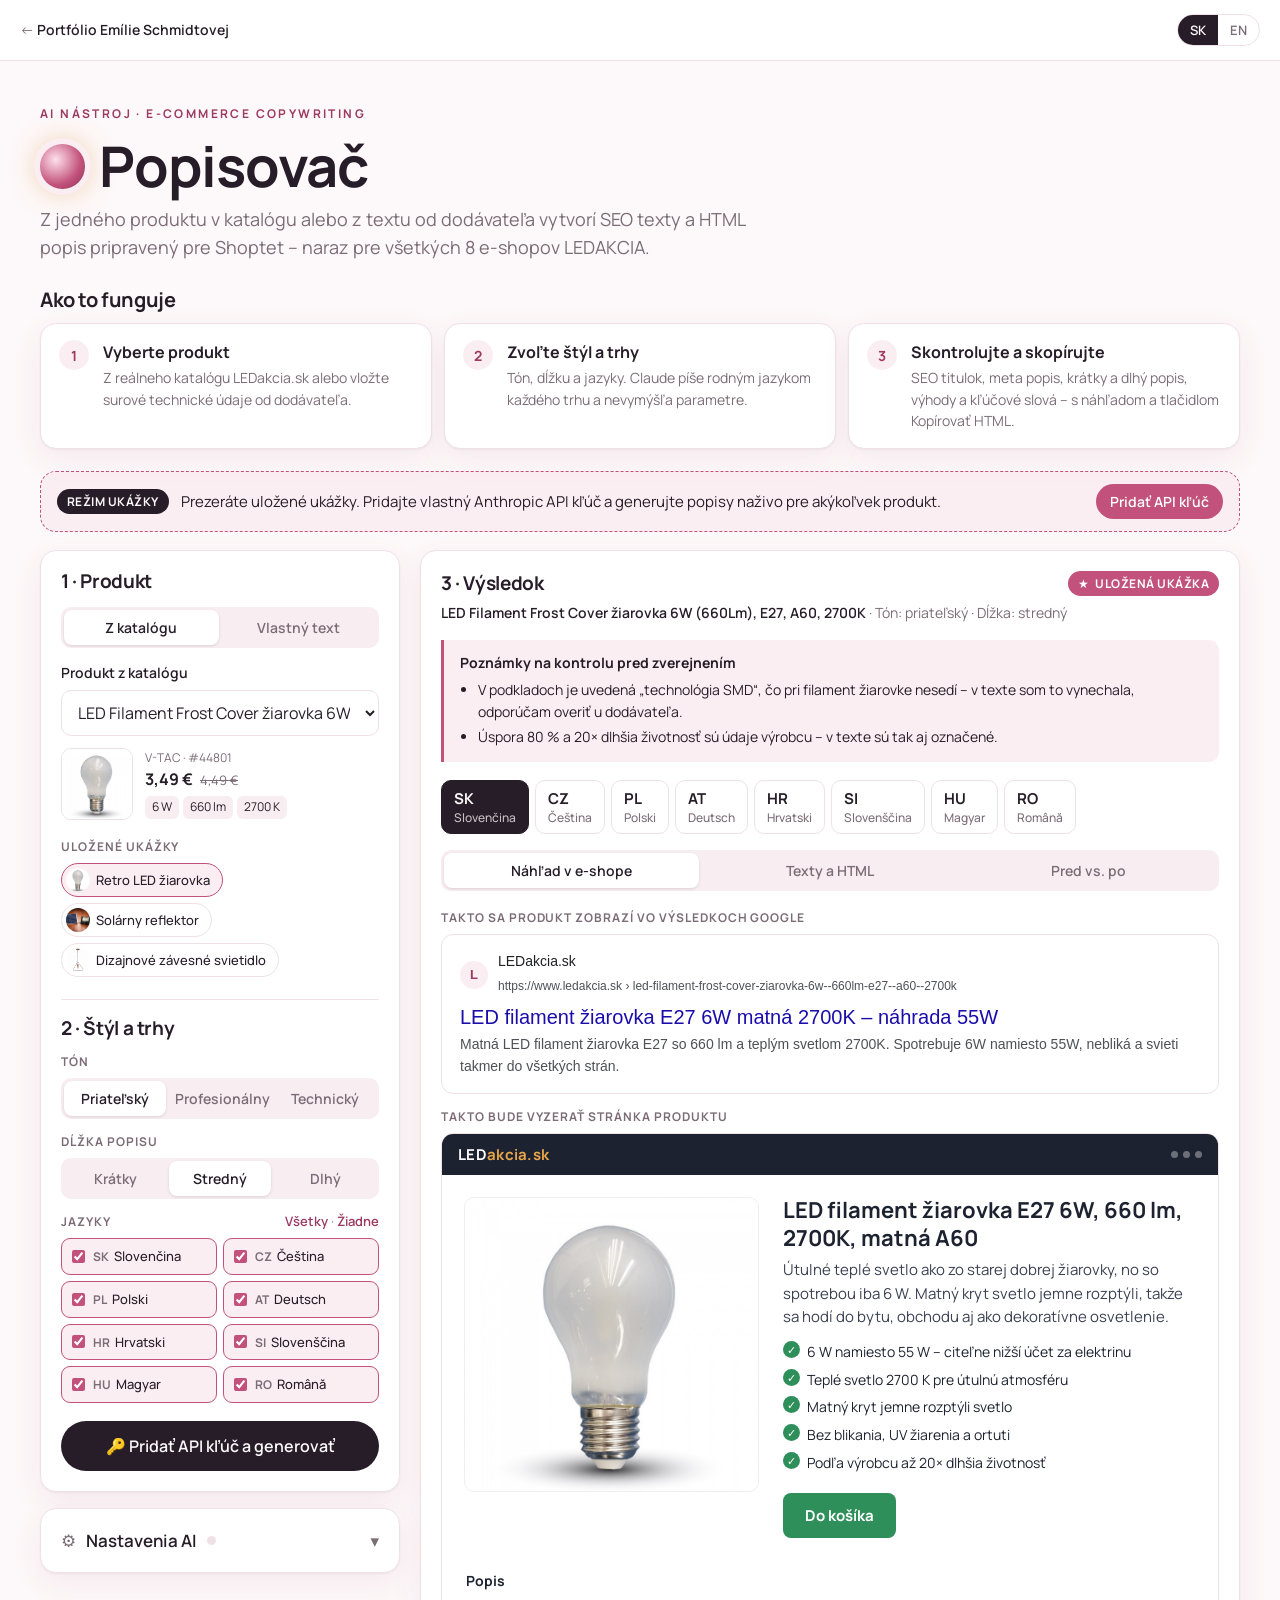
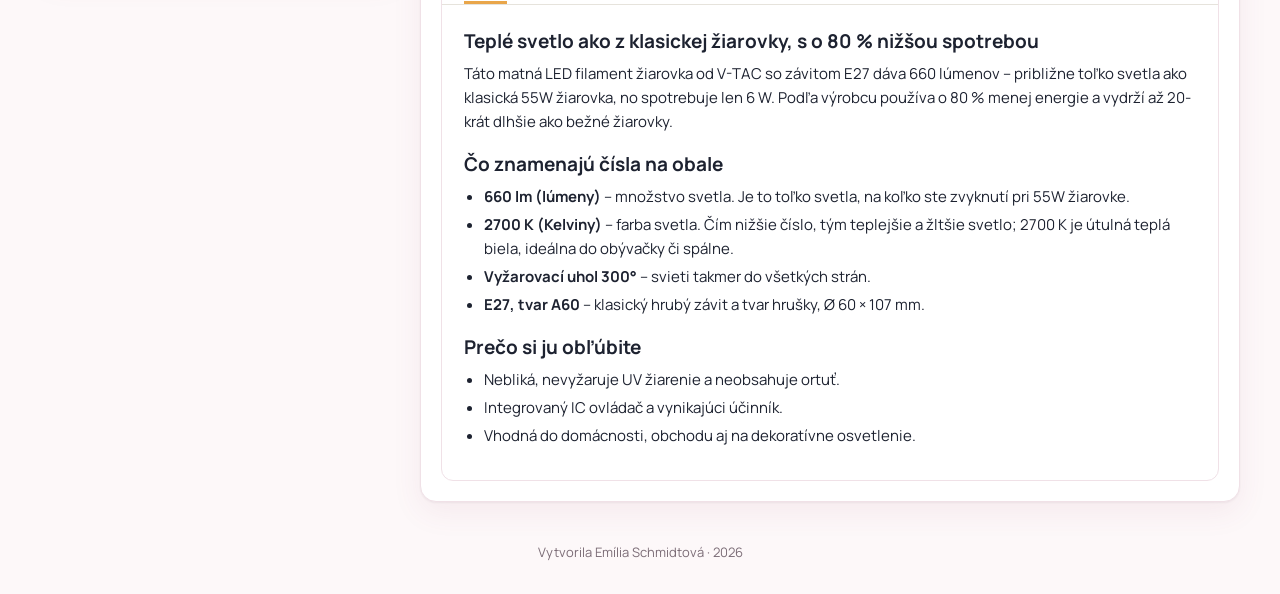
<file: tools/popisovac/index.html>
<!doctype html>
<html lang="sk">
<head>
  <meta charset="utf-8">
  <meta name="viewport" content="width=device-width, initial-scale=1">
  <title>Popisovač – AI popisy produktov</title>
  <meta name="description" content="AI generátor produktových popisov pre 8 e-shopov LEDAKCIA – SEO titulok, meta popis a HTML pre Shoptet v 8 jazykoch.">
  <link rel="icon" href="data:image/svg+xml,%3Csvg xmlns='http://www.w3.org/2000/svg' viewBox='0 0 24 24'%3E%3Cpath fill='%23d9902b' d='M12 2a7 7 0 0 0-4 12.74V17a1 1 0 0 0 1 1h6a1 1 0 0 0 1-1v-2.26A7 7 0 0 0 12 2Zm-3 18h6v1a1 1 0 0 1-1 1h-4a1 1 0 0 1-1-1v-1Z'/%3E%3C/svg%3E">
  <link rel="stylesheet" href="../../shared/brand.css">
  <link rel="stylesheet" href="style.css">
</head>
<body>
  <!-- Top bar shared by all portfolio tools -->
  <header class="topbar">
    <a class="back" href="../../index.html" data-i18n-html="back">← <b>Portfólio Emílie Schmidtovej</b></a>
    <div class="lang-switch" role="group" aria-label="Jazyk / Language">
      <button type="button" data-ui-lang="sk" class="on">SK</button>
      <button type="button" data-ui-lang="en">EN</button>
    </div>
  </header>

  <main class="wrap">
    <!-- Intro: name, pitch, how it works -->
    <section class="hero">
      <p class="eyebrow" data-i18n="eyebrow"></p>
      <h1><span class="bulb" aria-hidden="true"></span><span data-i18n="title"></span></h1>
      <p class="pitch" data-i18n="pitch"></p>

      <h2 class="how-title" data-i18n="howTitle"></h2>
      <ol class="how">
        <li class="card"><span class="num">1</span><div><b data-i18n="how1t"></b><p data-i18n="how1"></p></div></li>
        <li class="card"><span class="num">2</span><div><b data-i18n="how2t"></b><p data-i18n="how2"></p></div></li>
        <li class="card"><span class="num">3</span><div><b data-i18n="how3t"></b><p data-i18n="how3"></p></div></li>
      </ol>
    </section>

    <!-- Demo / live mode banner -->
    <div id="modeBanner" class="mode-banner" hidden>
      <span class="pill" id="modeBadge"></span>
      <span id="modeText"></span>
      <button type="button" class="btn small" id="modeCta" data-i18n="demoCta"></button>
    </div>

    <div class="workspace">
      <!-- LEFT: input, options, settings -->
      <aside class="side">
        <form class="card panel" id="form" novalidate>
          <h2 class="panel-title" data-i18n="inputTitle"></h2>

          <div class="seg" role="tablist" id="sourceSwitch">
            <button type="button" role="tab" data-source="catalog" class="on" data-i18n="srcCatalog"></button>
            <button type="button" role="tab" data-source="paste" data-i18n="srcPaste"></button>
          </div>

          <!-- Source A: catalogue -->
          <div id="srcCatalog" class="src">
            <label for="productSelect" data-i18n="pickProduct"></label>
            <select id="productSelect"><option data-i18n="loadingCatalog"></option></select>
            <div id="productCard" class="product-card"></div>
          </div>

          <!-- Source B: pasted supplier text -->
          <div id="srcPaste" class="src" hidden>
            <label for="pasteName" data-i18n="pasteName"></label>
            <input id="pasteName" type="text" data-i18n-ph="pasteNamePh">
            <label for="pasteText" class="mt" data-i18n="pasteLabel"></label>
            <textarea id="pasteText" rows="7" data-i18n-ph="pastePh"></textarea>
          </div>

          <div class="examples">
            <span class="mini-label" data-i18n="examplesLabel"></span>
            <div id="exampleChips" class="chips"></div>
          </div>

          <hr>
          <h2 class="panel-title" data-i18n="optionsTitle"></h2>

          <span class="mini-label" data-i18n="tone"></span>
          <div class="seg" id="toneSwitch">
            <button type="button" data-tone="friendly" class="on" data-i18n="toneFriendly"></button>
            <button type="button" data-tone="professional" data-i18n="toneProfessional"></button>
            <button type="button" data-tone="technical" data-i18n="toneTechnical"></button>
          </div>

          <span class="mini-label" data-i18n="length"></span>
          <div class="seg" id="lengthSwitch">
            <button type="button" data-length="short" data-i18n="lenShort"></button>
            <button type="button" data-length="medium" class="on" data-i18n="lenMedium"></button>
            <button type="button" data-length="long" data-i18n="lenLong"></button>
          </div>

          <div class="lang-head">
            <span class="mini-label" data-i18n="languages"></span>
            <span class="links">
              <button type="button" class="linkish" id="langAll" data-i18n="all"></button> ·
              <button type="button" class="linkish" id="langNone" data-i18n="none"></button>
            </span>
          </div>
          <div id="marketChecks" class="market-checks"></div>

          <p id="formError" class="form-error" role="alert" hidden></p>
          <button type="submit" class="btn wide" id="generateBtn"><span class="spark" aria-hidden="true">✦</span><span id="generateLabel"></span></button>
        </form>

        <!-- AI settings: the visitor's own API key -->
        <details class="card panel settings" id="settings">
          <summary><span data-i18n="settingsTitle"></span><span class="key-dot" id="keyDot"></span></summary>
          <form id="keyForm" autocomplete="off">
          <label for="apiKey" class="mt" data-i18n="keyLabel"></label>
          <input id="apiKey" type="password" autocomplete="off" spellcheck="false" data-i18n-ph="keyPh">
          <div class="row">
            <button type="submit" class="btn small" id="keySave" data-i18n="keySave"></button>
            <button type="button" class="btn small ghost" id="keyRemove" data-i18n="keyRemove"></button>
          </div>
          </form>
          <p class="key-status" id="keyStatus" role="status"></p>
          <p class="privacy"><span aria-hidden="true">🔒</span> <span data-i18n="keyPrivacy"></span></p>
          <p class="muted small-text"><span data-i18n="keyWhere"></span><br><span data-i18n="modelInfo"></span></p>
        </details>
      </aside>

      <!-- RIGHT: results -->
      <section class="results card panel" id="results" aria-live="polite">
        <div class="results-head">
          <h2 class="panel-title" data-i18n="resultsTitle"></h2>
          <span id="resultBadge" class="pill" hidden></span>
        </div>
        <p id="resultMeta" class="muted result-meta"></p>

        <!-- Empty state -->
        <div id="emptyState" class="empty">
          <div class="empty-bulb" aria-hidden="true"></div>
          <p data-i18n="emptyResults"></p>
        </div>

        <!-- Progress state (live generation) -->
        <div id="progress" class="progress" hidden>
          <div class="glow-bulb" aria-hidden="true"></div>
          <h3 data-i18n="progressTitle"></h3>
          <ol id="progressSteps" class="steps"></ol>
          <p class="muted"><span id="elapsed"></span> · <span data-i18n="progressHint"></span></p>
          <button type="button" class="btn ghost small" id="cancelBtn" data-i18n="cancel"></button>
        </div>

        <!-- Error state -->
        <div id="errorBox" class="error-box" role="alert" hidden></div>

        <!-- Filled result -->
        <div id="output" hidden>
          <div id="notes" class="notes" hidden></div>

          <div class="market-tabs" role="tablist" id="marketTabs"></div>

          <div class="seg views" id="viewSwitch" role="tablist">
            <button type="button" data-view="preview" class="on" data-i18n="viewPreview"></button>
            <button type="button" data-view="texts" data-i18n="viewTexts"></button>
            <button type="button" data-view="compare" data-i18n="viewCompare"></button>
          </div>

          <div id="viewPreview" class="view"></div>
          <div id="viewTexts" class="view" hidden></div>
          <div id="viewCompare" class="view" hidden></div>
        </div>
      </section>
    </div>
  </main>

  <footer class="credit" data-i18n="credit"></footer>

  <script type="module" src="app.js"></script>
</body>
</html>
</file>
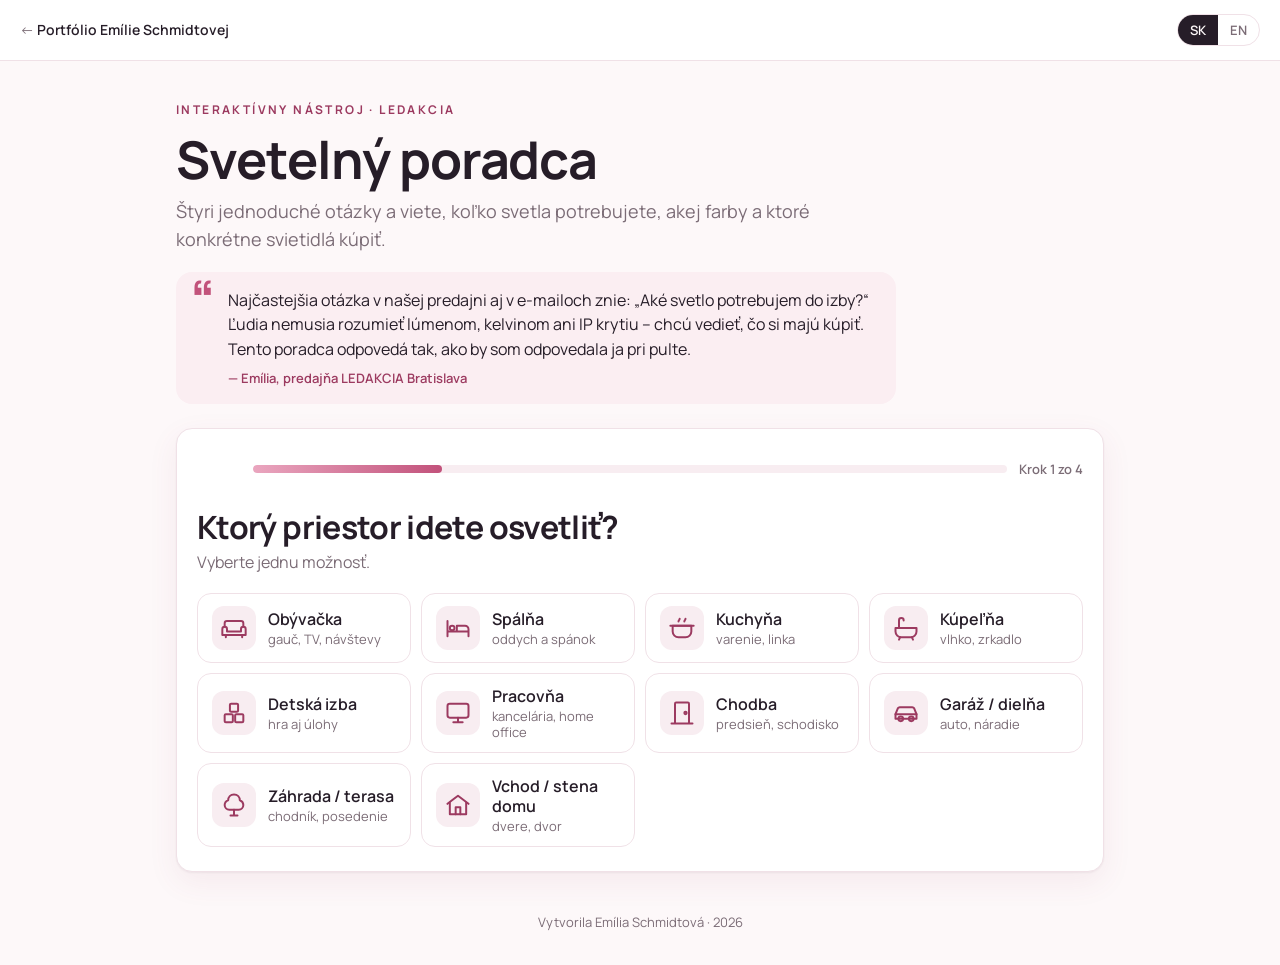
<file: tools/poradca/index.html>
<!doctype html>
<html lang="sk">
<head>
  <meta charset="utf-8">
  <meta name="viewport" content="width=device-width, initial-scale=1">
  <title>Svetelný poradca</title>
  <meta name="description" content="Aké svetlo potrebujem do izby? Štyri otázky a dostanete lúmeny, farbu svetla, IP krytie a konkrétne produkty z ponuky LEDAKCIA.">
  <link rel="stylesheet" href="../../shared/brand.css">
  <link rel="stylesheet" href="style.css">
</head>
<body>

  <!-- Shared top bar: back to the portfolio + language switch -->
  <header class="topbar">
    <a class="back" href="../../index.html" data-i18n-html="back">← <b>Portfólio Emílie Schmidtovej</b></a>
    <div class="lang-switch" role="group" aria-label="Jazyk / Language">
      <button type="button" data-lang="sk" class="on">SK</button>
      <button type="button" data-lang="en">EN</button>
    </div>
  </header>

  <main class="wrap">

    <!-- Intro: what the tool is and why it exists -->
    <section class="hero">
      <p class="eyebrow" data-i18n="eyebrow">Interaktívny nástroj · LEDAKCIA</p>
      <h1 data-i18n="title">Svetelný poradca</h1>
      <p class="pitch" data-i18n="pitch">Štyri jednoduché otázky a viete, koľko svetla potrebujete, akej farby a ktoré konkrétne svietidlá kúpiť.</p>
      <blockquote class="story">
        <span class="story-mark" aria-hidden="true">“</span>
        <p data-i18n="story">Najčastejšia otázka v našej predajni aj v e-mailoch znie: „Aké svetlo potrebujem do izby?“ Ľudia nemusia rozumieť lúmenom, kelvinom ani IP krytiu – chcú vedieť, čo si majú kúpiť. Tento poradca odpovedá tak, ako by som odpovedala ja pri pulte.</p>
        <footer data-i18n="storyBy">— Emília, predajňa LEDAKCIA Bratislava</footer>
      </blockquote>
    </section>

    <!-- The quiz: one question per screen. Filled in by app.js -->
    <section id="quiz" class="card quiz" aria-live="polite">
      <div class="quiz-head">
        <button type="button" class="icon-btn" id="backBtn" data-i18n-aria="back_step" aria-label="Späť">
          <svg viewBox="0 0 24 24" width="22" height="22" aria-hidden="true"><path d="M15 5l-7 7 7 7" fill="none" stroke="currentColor" stroke-width="2" stroke-linecap="round" stroke-linejoin="round"/></svg>
        </button>
        <div class="progress" role="progressbar" aria-valuemin="1" aria-valuemax="4" id="progress">
          <div class="progress-bar" id="progressBar"></div>
        </div>
        <span class="step-count" id="stepCount">1 / 4</span>
      </div>
      <div id="stepArea" class="step-area"></div>
    </section>

    <!-- The result screen. Filled in by app.js -->
    <section id="result" class="result" hidden></section>

    <noscript><p class="card" style="padding:20px">Tento nástroj potrebuje zapnutý JavaScript.</p></noscript>
  </main>

  <footer class="credit" data-i18n="credit">Vytvorila Emília Schmidtová · 2026</footer>

  <!-- Small "copied" notification -->
  <div id="toast" class="toast" role="status" aria-live="polite"></div>

  <script src="app.js"></script>
</body>
</html>
</file>
<file: shared/brand.css>
/* Emília Schmidtová – shared look for the portfolio and its tools.
   Same palette and font as her CV: dusty-rose accent on blush, Manrope throughout. */
@import url('https://fonts.googleapis.com/css2?family=Manrope:wght@300;400;500;600;700;800&display=swap');

:root {
  --bg: #fdf8f9;
  --surface: #ffffff;
  --surface-2: #f8edf1;
  --ink: #261d28;
  --muted: #7b6c76;
  --line: #f0e1e7;
  --accent: #c2527b;
  --accent-2: #eaa6bf;
  --accent-ink: #9c3a60;
  --accent-soft: #fbeef2;
  --on-accent: #ffffff;
  --ok: #2f8f5b;
  --err: #c2412d;
  --radius: 16px;
  --shadow: 0 1px 2px rgba(38,29,40,.05), 0 10px 30px rgba(156,58,96,.08);
  --font: Manrope, Inter, system-ui, -apple-system, sans-serif;
  --display: Manrope, Inter, system-ui, sans-serif;
}
@media (prefers-color-scheme: dark) {
  :root:not([data-theme="light"]) {
    --bg: #17121a; --surface: #201922; --surface-2: #2a2130; --ink: #f3eaef; --muted: #b6a5af;
    --line: #3a2d3d; --accent: #e384a7; --accent-2: #f3bccf; --accent-ink: #f2abc5; --accent-soft: #3a2230; --on-accent: #2a0f1c;
    --shadow: 0 1px 2px rgba(0,0,0,.3), 0 10px 30px rgba(0,0,0,.3);
  }
}
:root[data-theme="dark"] {
  --bg: #17121a; --surface: #201922; --surface-2: #2a2130; --ink: #f3eaef; --muted: #b6a5af;
    --line: #3a2d3d; --accent: #e384a7; --accent-2: #f3bccf; --accent-ink: #f2abc5; --accent-soft: #3a2230; --on-accent: #2a0f1c;
    --shadow: 0 1px 2px rgba(0,0,0,.3), 0 10px 30px rgba(0,0,0,.3);
}

* { box-sizing: border-box; }
html, body { margin: 0; background: var(--bg); color: var(--ink); }
body { font: 16px/1.55 var(--font); -webkit-font-smoothing: antialiased; }
h1, h2, h3 { font-family: var(--display); font-weight: 700; line-height: 1.15; letter-spacing: -0.02em; margin: 0 0 .4em; }
a { color: var(--accent-ink); }
img { max-width: 100%; display: block; }

/* Shared top bar used by every tool: back link to the portfolio + language switch */
.topbar { display: flex; align-items: center; justify-content: space-between; gap: 12px;
  padding: 14px 20px; border-bottom: 1px solid var(--line); background: var(--surface); position: sticky; top: 0; z-index: 10; }
.topbar .back { text-decoration: none; color: var(--muted); font-size: 14px; }
.topbar .back b { color: var(--ink); font-weight: 600; }
.lang-switch { display: inline-flex; border: 1px solid var(--line); border-radius: 999px; overflow: hidden; }
.lang-switch button { border: 0; background: transparent; color: var(--muted); padding: 6px 12px; font: 600 13px var(--font); cursor: pointer; }
.lang-switch button.on { background: var(--ink); color: var(--bg); }

.btn { display: inline-flex; align-items: center; gap: 8px; border: 0; border-radius: 999px; padding: 11px 20px;
  font: 600 15px var(--font); cursor: pointer; background: var(--accent); color: var(--on-accent); }
.btn:hover { filter: brightness(1.05); }
.btn.ghost { background: transparent; color: var(--ink); border: 1px solid var(--line); }
.btn:disabled { opacity: .5; cursor: default; }

.card { background: var(--surface); border: 1px solid var(--line); border-radius: var(--radius); box-shadow: var(--shadow); }
.eyebrow { font: 700 12px var(--font); letter-spacing: .2em; text-transform: uppercase; color: var(--accent-ink); }
.muted { color: var(--muted); }

input, select, textarea { font: inherit; color: var(--ink); background: var(--surface); border: 1px solid var(--line);
  border-radius: 10px; padding: 10px 12px; width: 100%; }
input:focus, select:focus, textarea:focus { outline: 2px solid var(--accent); outline-offset: 1px; border-color: transparent; }
label { font-weight: 600; font-size: 14px; display: block; margin-bottom: 6px; }

.credit { text-align: center; color: var(--muted); font-size: 13px; padding: 32px 16px; }
</file>
<file: site.css>
/* Show only the active language. */
html[data-lang="sk"] [lang="en"], html[data-lang="en"] [lang="sk"] { display: none !important; }
html { scroll-behavior: smooth; }
.hero { overflow-x: clip; overflow-y: visible; }
section { scroll-margin-top: 80px; }

.nav { position: sticky; top: 0; z-index: 20; display: flex; align-items: center; gap: 20px; padding: 14px max(16px, calc((100vw - 1080px) / 2));
  background: color-mix(in srgb, var(--bg) 85%, transparent); backdrop-filter: blur(10px); border-bottom: 1px solid var(--line); }
.logo { font: 800 22px var(--display); letter-spacing: -0.04em; text-decoration: none; color: var(--ink); }
.logo span { color: var(--accent); }
.nav nav { display: flex; gap: 22px; margin-left: auto; }
.nav nav a { text-decoration: none; color: var(--muted); font-weight: 500; font-size: 15px; }
.nav nav a:hover { color: var(--ink); }

main { max-width: 1080px; margin: 0 auto; padding: 0 16px; }

.hero { position: relative; padding: 96px 0 72px; }
.hero-glow { position: absolute; z-index: -1; right: -10%; top: -10%; width: 620px; height: 620px; border-radius: 50%;
  background: radial-gradient(circle, color-mix(in srgb, var(--accent) 35%, transparent), transparent 65%); filter: blur(20px); }
.hero h1 { font-size: clamp(44px, 7.4vw, 80px); font-weight: 300; letter-spacing: -0.035em; margin: 14px 0 20px; }
.hero h1 b { font-weight: 800; }
.hero-grid { display: grid; grid-template-columns: 1fr 340px; gap: 56px; align-items: center; }
.hero-photo { margin: 0; position: relative; isolation: isolate; }
.hero-photo img { width: 100%; height: auto; aspect-ratio: 4 / 5; object-fit: cover; object-position: center 15%;
  border-radius: 200px 200px 24px 24px; box-shadow: var(--shadow); background: var(--surface-2); }
.hero-photo::before { content: ""; position: absolute; inset: 18px -18px -18px 18px; z-index: -1;
  border-radius: 200px 200px 24px 24px; background: var(--accent-soft); border: 1px solid var(--line); }
.hero-photo figcaption { position: absolute; left: 50%; bottom: 18px; transform: translateX(-50%); white-space: nowrap;
  display: inline-flex; align-items: center; gap: 8px; padding: 8px 14px; border-radius: 999px;
  background: var(--surface); box-shadow: var(--shadow); font: 600 13px var(--font); color: var(--ink); }
.hero-photo .dot { width: 8px; height: 8px; border-radius: 50%; background: var(--ok); box-shadow: 0 0 0 4px color-mix(in srgb, var(--ok) 20%, transparent); }
.lead { font-size: clamp(18px, 2.2vw, 22px); max-width: 720px; color: var(--ink); }
.hero-cta { display: flex; flex-wrap: wrap; gap: 10px; margin-top: 28px; }
.hero-cta .btn { text-decoration: none; }
.stats { list-style: none; padding: 0; margin: 56px 0 0; display: grid; grid-template-columns: repeat(4, 1fr); gap: 12px; }
.stats li { border-top: 1px solid var(--line); padding-top: 14px; }
.stats b { display: block; font: 300 40px var(--display); letter-spacing: -0.03em; color: var(--accent-ink); }
.stats span { color: var(--muted); font-size: 14px; }

.block { padding: 72px 0; border-top: 1px solid var(--line); }
.block h2 { font-size: clamp(30px, 4.5vw, 44px); margin-top: 8px; }
.section-lead { max-width: 760px; color: var(--muted); font-size: 18px; margin-bottom: 36px; }

.tiles { display: grid; grid-template-columns: repeat(3, 1fr); gap: 14px; }
.tile { background: var(--surface); border: 1px solid var(--line); border-radius: var(--radius); padding: 22px; }
.tile .ico { font-size: 26px; }
.tile h3 { font-size: 20px; margin: 10px 0 6px; }
.tile p { margin: 0; color: var(--muted); font-size: 15px; }

.project { display: grid; grid-template-columns: 1.15fr 1fr; gap: 40px; align-items: center; margin-bottom: 64px; }
.project.flip .shot { order: 2; }
.shot { display: block; border-radius: var(--radius); overflow: hidden; border: 1px solid var(--line); box-shadow: var(--shadow);
  background: var(--surface-2); aspect-ratio: 16 / 10; }
.shot img { width: 100%; height: 100%; object-fit: cover; object-position: top; transition: transform .4s; }
.shot:hover img { transform: scale(1.02); }
.project h3 { font-size: 32px; }
.project p { color: var(--muted); }
.project p b { color: var(--ink); }
.tag { font: 600 13px var(--font); color: var(--accent-ink); margin: 0 0 6px; }
.project .btn { text-decoration: none; margin-top: 6px; }

.case { margin-bottom: 56px; }
.case-head { max-width: 720px; margin-bottom: 18px; }
.case-head h3 { font-size: 24px; }
.grid8 { display: grid; grid-template-columns: repeat(4, 1fr); gap: 10px; }
.grid3 { display: grid; grid-template-columns: repeat(3, 1fr); gap: 10px; }
.grid8 figure, .grid3 figure { margin: 0; position: relative; }
.grid8 img, .grid3 img { width: 100%; border-radius: 10px; border: 1px solid var(--line); aspect-ratio: 1; object-fit: cover; }
.grid8 figcaption { position: absolute; left: 8px; top: 8px; background: rgba(0,0,0,.65); color: #fff; font: 700 11px var(--font);
  padding: 3px 7px; border-radius: 6px; letter-spacing: .05em; }
.poster-case { display: grid; grid-template-columns: 300px 1fr; gap: 36px; align-items: center; }
.poster-case img { border-radius: 10px; box-shadow: var(--shadow); }

.about { display: grid; grid-template-columns: 1.2fr 1fr; gap: 40px; align-items: start; }
.about p { color: var(--muted); }
.skills { padding: 24px; }
.skills h4 { margin: 14px 0 4px; font-size: 14px; } .skills h4:first-child { margin-top: 0; }
.skills p { margin: 0; font-size: 15px; }

.contact { padding: 40px; margin: 40px 0; text-align: center; border-top: 0; }
.contact .hero-cta { justify-content: center; }

@media (max-width: 820px) {
  .nav nav { display: none; }
  .lang-switch { margin-left: auto; }
  .stats { grid-template-columns: repeat(2, 1fr); }
  .tiles { grid-template-columns: 1fr; }
  .project, .about, .poster-case { grid-template-columns: 1fr; gap: 20px; }
  .project.flip .shot { order: 0; }
  .grid8 { grid-template-columns: repeat(2, 1fr); }
  .grid3 { grid-template-columns: 1fr; }
  .poster-case img { max-width: 300px; }
  .hero { padding: 56px 0 48px; }
  .hero-grid { grid-template-columns: 1fr; gap: 36px; }
  .hero-photo { order: -1; width: min(260px, 70%); margin: 0 auto; }
}

/* CV: download buttons, nav pill and the CV section */
.btn svg { width: 18px; height: 18px; fill: none; stroke: currentColor; stroke-width: 2.4; stroke-linecap: round; stroke-linejoin: round; }
.btn-cv { background: var(--accent); color: var(--on-accent); box-shadow: 0 8px 24px color-mix(in srgb, var(--accent) 35%, transparent); padding: 14px 24px; font-size: 16px; }
.btn-cv:hover { transform: translateY(-1px); }
.btn-cv.alt { background: var(--surface); color: var(--ink); box-shadow: none; border: 1px solid var(--line); }
.nav-cv { text-decoration: none; font: 700 14px var(--font); color: var(--on-accent); background: var(--accent); padding: 8px 16px; border-radius: 999px; }
.cv-block { display: grid; grid-template-columns: 300px 1fr; gap: 56px; align-items: center; margin: 24px 0 72px; padding: 48px;
  border-radius: 28px; background: #2f1a2c; color: #f6e9ef; position: relative; overflow: hidden; scroll-margin-top: 80px; }
.cv-block::after { content: ""; position: absolute; right: -120px; top: -120px; width: 380px; height: 380px; border-radius: 50%;
  background: radial-gradient(circle, rgba(244,169,196,.28), transparent 70%); pointer-events: none; }
.cv-block h2 { color: #fff; font-size: clamp(28px, 4vw, 40px); }
.cv-block .eyebrow { color: #f4a9c4; }
.cv-block p { color: #ead9e1; font-size: 18px; max-width: 520px; }
.cv-block .btn-cv.alt { background: transparent; color: #fff; border-color: rgba(255,255,255,.3); }
.cv-thumb { display: block; transform: rotate(-3deg); transition: transform .3s; }
.cv-thumb:hover { transform: rotate(0) scale(1.02); }
.cv-thumb img { width: 100%; border-radius: 8px; box-shadow: 0 24px 60px rgba(0,0,0,.45); background: #fff; }
@media (max-width: 820px) {
  .cv-block { grid-template-columns: 1fr; padding: 28px 22px; gap: 28px; }
  .cv-thumb { max-width: 240px; margin: 0 auto; }
  .nav-cv { margin-left: auto; }
  .nav-cv + .lang-switch { margin-left: 8px; }
}
</file>
<file: tools/popisovac/style.css>
/* Popisovač – tool-specific styles.
   Colours, fonts, .btn, .card, .eyebrow come from ../../shared/brand.css. */

/* ── Layout ─────────────────────────────────────────────── */
.wrap { max-width: 1240px; margin: 0 auto; padding: 32px 20px 8px; }
[hidden] { display: none !important; }
hr { border: 0; border-top: 1px solid var(--line); margin: 22px 0 18px; }
.mt { margin-top: 14px; }
.small-text { font-size: 13px; }
.wrap, .side, .results, .panel { min-width: 0; }

/* ── Hero ───────────────────────────────────────────────── */
.hero { margin-bottom: 22px; }
.hero h1 { font-size: clamp(36px, 6vw, 56px); display: flex; align-items: center; gap: 14px; margin: 6px 0 8px; }
.pitch { font-size: 18px; color: var(--muted); max-width: 720px; margin: 0 0 26px; }
.bulb { width: .8em; height: .8em; border-radius: 50%; flex: none;
  background: radial-gradient(circle at 35% 35%, #ffe0ec, var(--accent) 60%, #8a2f53);
  box-shadow: 0 0 0 6px var(--accent-soft), 0 0 28px rgba(217,144,43,.55); }
.how-title { font-size: 20px; margin-bottom: 12px; }
.how { list-style: none; padding: 0; margin: 0; display: grid; gap: 12px; grid-template-columns: repeat(3, 1fr); }
.how li { display: flex; gap: 14px; padding: 16px 18px; align-items: flex-start; }
.how .num { flex: none; width: 30px; height: 30px; border-radius: 50%; display: grid; place-items: center;
  background: var(--accent-soft); color: var(--accent-ink); font: 700 14px var(--font); }
.how b { display: block; margin-bottom: 2px; }
.how p { margin: 0; color: var(--muted); font-size: 14px; }

/* ── Demo / live banner ─────────────────────────────────── */
.mode-banner { display: flex; align-items: center; gap: 12px; flex-wrap: wrap; padding: 12px 16px; margin: 0 0 18px;
  border-radius: var(--radius); background: var(--accent-soft); border: 1px dashed var(--accent); font-size: 15px; }
.mode-banner #modeText { flex: 1 1 280px; }
.mode-banner.live { background: var(--surface); border: 1px solid var(--line); border-style: solid; }
.pill { display: inline-flex; align-items: center; gap: 6px; border-radius: 999px; padding: 4px 10px;
  font: 700 12px var(--font); letter-spacing: .04em; text-transform: uppercase; background: var(--ink); color: var(--bg); white-space: nowrap; }
.mode-banner.live .pill, .pill.live { background: var(--ok); color: #fff; }
.pill.saved { background: var(--accent); color: var(--on-accent); }
.pill.saved::before { content: "★"; }
.btn.small { padding: 8px 14px; font-size: 14px; }
.btn.wide { width: 100%; justify-content: center; margin-top: 18px; padding: 14px 18px; font-size: 16px; }
.btn.needs-key { background: var(--ink); color: var(--bg); }
.btn.needs-key .spark { display: none; }

/* ── Workspace: form left, results right ────────────────── */
.workspace { display: grid; gap: 20px; grid-template-columns: 360px minmax(0, 1fr); align-items: start; }
.side { display: grid; gap: 16px; position: sticky; top: 76px; }
.panel { padding: 20px; }
.panel-title { font-size: 19px; margin: 0 0 14px; }
.mini-label { display: block; font: 700 12px var(--font); letter-spacing: .08em; text-transform: uppercase; color: var(--muted); margin: 14px 0 8px; }

/* Segmented buttons (source, tone, length, views) */
.seg { display: flex; background: var(--surface-2); border-radius: 10px; padding: 3px; gap: 3px; }
.seg button { flex: 1; border: 0; background: transparent; color: var(--muted); border-radius: 8px; padding: 8px 6px;
  font: 600 14px var(--font); cursor: pointer; min-width: 0; }
.seg button.on { background: var(--surface); color: var(--ink); box-shadow: 0 1px 3px rgba(0,0,0,.12); }
#sourceSwitch { margin-bottom: 14px; }

/* Product card under the dropdown */
.product-card { display: flex; gap: 12px; align-items: center; margin-top: 12px; }
.product-card:empty { display: none; }
.product-card img { width: 72px; height: 72px; object-fit: contain; border-radius: 10px; background: #fff; border: 1px solid var(--line); flex: none; }
.pc-brand { font-size: 12px; color: var(--muted); }
.pc-price { font-weight: 700; }
.pc-price s { color: var(--muted); font-weight: 400; font-size: 13px; margin-left: 4px; }
.pc-specs { display: flex; flex-wrap: wrap; gap: 4px; margin-top: 4px; }
.pc-specs span { font-size: 12px; padding: 2px 7px; border-radius: 6px; background: var(--surface-2); }

/* Saved examples */
.examples .mini-label { margin-top: 18px; }
.chips { display: flex; flex-wrap: wrap; gap: 6px; }
.chip { display: inline-flex; align-items: center; gap: 6px; border: 1px solid var(--line); background: var(--surface);
  color: var(--ink); border-radius: 999px; padding: 4px 12px 4px 4px; font: 500 13px var(--font); cursor: pointer; }
.chip img { width: 24px; height: 24px; border-radius: 50%; object-fit: cover; background: #fff; }
.chip:hover { border-color: var(--accent); }
.chip.on { border-color: var(--accent); background: var(--accent-soft); }

/* Language checkboxes */
.lang-head { display: flex; justify-content: space-between; align-items: baseline; }
.linkish { border: 0; background: none; color: var(--accent-ink); font: 600 13px var(--font); cursor: pointer; padding: 0; }
.links { font-size: 13px; color: var(--muted); }
.market-checks { display: grid; grid-template-columns: 1fr 1fr; gap: 6px; }
.mcheck { display: flex; align-items: center; gap: 8px; margin: 0; padding: 7px 10px; border: 1px solid var(--line);
  border-radius: 9px; font-weight: 500; font-size: 13px; cursor: pointer; }
.mcheck input { width: auto; margin: 0; accent-color: var(--accent); }
.mcheck b { font-size: 12px; color: var(--muted); margin-right: 2px; }
.mcheck:has(input:checked) { border-color: var(--accent); background: var(--accent-soft); }
.form-error { color: var(--err); font-size: 14px; margin: 12px 0 0; }

/* Settings */
.settings summary { cursor: pointer; font: 600 17px var(--display); display: flex; align-items: center; gap: 10px; list-style: none; }
.settings summary::-webkit-details-marker { display: none; }
.settings summary::before { content: "⚙"; font-family: var(--font); color: var(--muted); }
.settings summary::after { content: "▾"; margin-left: auto; color: var(--muted); font-family: var(--font); transition: transform .2s; }
.settings[open] summary::after { transform: rotate(180deg); }
.key-dot { width: 9px; height: 9px; border-radius: 50%; background: var(--line); }
.key-dot.on { background: var(--ok); }
.row { display: flex; gap: 8px; margin-top: 10px; }
.key-status { font-size: 13px; color: var(--ok); min-height: 1em; margin: 8px 0; }
.privacy { font-size: 13px; background: var(--surface-2); border-radius: 10px; padding: 10px 12px; margin: 8px 0; }

/* ── Results ────────────────────────────────────────────── */
.results { min-height: 520px; }
.results-head { display: flex; align-items: center; justify-content: space-between; gap: 12px; }
.results-head .panel-title { margin: 0; }
.result-meta { margin: 6px 0 16px; font-size: 14px; }
.result-meta b { color: var(--ink); font-weight: 600; }

.empty { text-align: center; color: var(--muted); padding: 70px 20px; max-width: 420px; margin: 0 auto; }
.empty-bulb { width: 64px; height: 64px; margin: 0 auto 16px; border-radius: 50%; border: 2px dashed var(--line); }

/* Progress */
.progress { text-align: center; padding: 40px 10px; }
.glow-bulb { width: 64px; height: 64px; border-radius: 50%; margin: 0 auto 18px;
  background: radial-gradient(circle at 35% 35%, #fff0f5, var(--accent) 60%, #8a2f53);
  animation: glow 1.6s ease-in-out infinite; }
@keyframes glow { 0%,100% { box-shadow: 0 0 0 0 rgba(217,144,43,.15), 0 0 18px rgba(217,144,43,.4); }
  50% { box-shadow: 0 0 0 14px rgba(217,144,43,.08), 0 0 46px rgba(217,144,43,.75); } }
@media (prefers-reduced-motion: reduce) { .glow-bulb { animation: none; } }
.steps { list-style: none; padding: 0; margin: 14px auto 16px; max-width: 360px; text-align: left; }
.steps li { display: flex; align-items: center; gap: 10px; padding: 6px 0; color: var(--muted); }
.steps .dot { width: 18px; height: 18px; border-radius: 50%; border: 2px solid var(--line); flex: none; display: grid; place-items: center; font-size: 11px; }
.steps li.done { color: var(--ink); }
.steps li.done .dot { background: var(--ok); border-color: var(--ok); color: #fff; }
.steps li.done .dot::after { content: "✓"; }
.steps li.now { color: var(--ink); font-weight: 600; }
.steps li.now .dot { border-color: var(--accent); border-top-color: transparent; animation: spin .8s linear infinite; }
@keyframes spin { to { transform: rotate(360deg); } }

.error-box { background: color-mix(in srgb, var(--err) 10%, var(--surface)); border: 1px solid var(--err);
  color: var(--ink); border-radius: 10px; padding: 12px 14px; margin-bottom: 16px; }
.error-box b { color: var(--err); }

.notes { background: var(--accent-soft); border-left: 3px solid var(--accent); border-radius: 0 10px 10px 0; padding: 12px 16px; margin-bottom: 18px; font-size: 14px; }
.notes ul { margin: 6px 0 0; padding-left: 18px; }
.notes li { margin: 3px 0; }

/* Market tabs */
.market-tabs { display: flex; gap: 6px; overflow-x: auto; padding-bottom: 4px; margin-bottom: 12px; scrollbar-width: thin; }
.market-tabs button { flex: none; display: flex; flex-direction: column; align-items: flex-start; gap: 0; border: 1px solid var(--line);
  background: var(--surface); color: var(--ink); border-radius: 10px; padding: 7px 12px; cursor: pointer; font: 500 12px var(--font); }
.market-tabs b { font-size: 15px; }
.market-tabs span { color: var(--muted); }
.market-tabs button.on { background: var(--ink); border-color: var(--ink); color: var(--bg); }
.market-tabs button.on span { color: inherit; opacity: .75; }
.views { margin-bottom: 18px; }

/* Preview: Google result */
.serp { border: 1px solid var(--line); border-radius: 12px; padding: 16px 18px; background: #fff; color: #202124;
  font-family: Arial, sans-serif; margin-bottom: 8px; }
.serp-site { display: flex; gap: 10px; align-items: center; margin-bottom: 6px; }
.fav { width: 28px; height: 28px; border-radius: 50%; background: var(--accent-soft); color: var(--accent-ink); display: grid; place-items: center; font-weight: 700; font-size: 13px; flex: none; }
.serp-site b { display: block; font-size: 14px; font-weight: 400; }
.serp-site small { color: #4d5156; font-size: 12px; overflow-wrap: anywhere; }
.serp-title { color: #1a0dab; font-size: 20px; line-height: 1.3; margin-bottom: 4px; }
.serp-desc { color: #4d5156; font-size: 14px; margin: 0; line-height: 1.55; }

/* Preview: product page of the shop (always light, like the real shop) */
.shop { border: 1px solid var(--line); border-radius: 12px; overflow: hidden; background: #fff; color: #1d2230; }
.shop-bar { display: flex; justify-content: space-between; align-items: center; padding: 10px 16px; background: #1d2230; color: #fff; }
.shop-logo { font: 700 15px var(--font); letter-spacing: .02em; }
.shop-logo b { color: #e9a64a; }
.shop-dots { display: flex; gap: 5px; }
.shop-dots i { width: 7px; height: 7px; border-radius: 50%; background: rgba(255,255,255,.35); }
.shop-grid { display: grid; grid-template-columns: minmax(0, 5fr) minmax(0, 7fr); gap: 24px; padding: 22px; }
.shop-img { background: #fff; border: 1px solid #eee; border-radius: 10px; aspect-ratio: 1; display: grid; place-items: center; overflow: hidden; }
.shop-img img { width: 100%; height: 100%; object-fit: contain; }
.no-img { color: #999; font-size: 14px; }
.shop-info h1 { font: 700 22px/1.25 var(--font); letter-spacing: 0; margin: 0 0 6px; }
.stars { color: #e9a64a; font-size: 15px; margin-bottom: 6px; }
.stars span { color: #777; font-size: 13px; }
.shop-short { font-size: 15px; color: #3b4152; margin: 0 0 10px; }
.shop-benefits { list-style: none; padding: 0; margin: 0 0 16px; font-size: 14px; }
.shop-benefits li { padding: 3px 0 3px 24px; position: relative; }
.shop-benefits li::before { content: "✓"; position: absolute; left: 0; top: 3px; width: 17px; height: 17px; border-radius: 50%;
  background: #2f8f5b; color: #fff; font-size: 11px; display: grid; place-items: center; }
.shop-cart { display: inline-block; background: #2f8f5b; color: #fff; font-weight: 700; border-radius: 8px; padding: 11px 22px; font-size: 15px; }
.shop-tabs { border-bottom: 1px solid #e6e3dc; padding: 0 22px; }
.shop-tabs span { display: inline-block; padding: 10px 2px; border-bottom: 3px solid #e9a64a; font-weight: 700; font-size: 14px; }
.shop-desc { padding: 6px 22px 22px; font-size: 15px; line-height: 1.6; }
.shop-desc h2 { font: 700 19px/1.3 var(--font); letter-spacing: 0; margin: 18px 0 8px; }
.shop-desc h3 { font: 700 16px var(--font); margin: 14px 0 6px; }
.shop-desc p { margin: 0 0 10px; }
.shop-desc ul { margin: 0 0 10px; padding-left: 20px; }
.shop-desc li { margin: 4px 0; }

/* Texts view */
.field { margin-bottom: 16px; }
.field-head { display: flex; align-items: center; justify-content: space-between; gap: 10px; margin-bottom: 6px; flex-wrap: wrap; }
.field-head label, .flabel { margin: 0; font-weight: 600; font-size: 14px; }
.right { display: inline-flex; align-items: center; gap: 10px; }
.count { font: 600 12px var(--font); padding: 2px 8px; border-radius: 999px; }
.count.ok { color: var(--ok); background: color-mix(in srgb, var(--ok) 12%, transparent); }
.count.over { color: var(--err); background: color-mix(in srgb, var(--err) 12%, transparent); }
textarea { resize: vertical; }
.copy { border: 1px solid var(--line); background: var(--surface); color: var(--ink); border-radius: 8px; padding: 4px 10px;
  font: 600 12px var(--font); cursor: pointer; }
.copy:hover { border-color: var(--accent); }
.copy.primary { background: var(--accent); border-color: var(--accent); color: var(--on-accent); padding: 6px 12px; font-size: 13px; }
.copy.done { background: var(--ok); border-color: var(--ok); color: #fff; }
.two { display: grid; grid-template-columns: 1fr 1fr; gap: 16px; }
.benefits { margin: 0; padding: 10px 12px 10px 28px; border: 1px solid var(--line); border-radius: 10px; font-size: 14px; }
.benefits li { margin: 3px 0; }
.kw { display: flex; flex-wrap: wrap; gap: 6px; }
.kw span { font-size: 13px; padding: 4px 10px; border-radius: 999px; background: var(--surface-2); }
.code { margin: 0; background: #14161c; color: #e7e3d8; border-radius: 10px; padding: 14px 16px; font: 12.5px/1.6 ui-monospace, Menlo, Consolas, monospace;
  white-space: pre-wrap; overflow-wrap: anywhere; max-height: 380px; overflow: auto; }

/* Before vs after */
.stats { display: grid; grid-template-columns: repeat(5, minmax(0, 1fr)); gap: 8px; margin-bottom: 16px; }
.stat { background: var(--surface-2); border-radius: 10px; padding: 10px 12px; display: flex; flex-wrap: wrap; align-items: baseline; gap: 4px 6px; }
.stat span { width: 100%; font-size: 12px; color: var(--muted); }
.stat b { font-size: 17px; color: var(--muted); font-weight: 600; }
.stat i { font-style: normal; color: var(--muted); font-size: 13px; }
.stat b.up { color: var(--ok); }
.ba { display: grid; grid-template-columns: 1fr 1fr; gap: 14px; }
.ba-col { border-radius: 12px; padding: 18px; position: relative; min-width: 0; }
.ba-col h3 { font-size: 16px; margin: 6px 0 10px; }
.ba-col.before { background: var(--surface-2); color: var(--muted); }
.ba-col.after { background: #fff; color: #1d2230; border: 2px solid var(--accent); }
.ba-col.after .shop-desc { padding: 0; }
.ba-col.after h3 { color: #1d2230; }
.ba-original { white-space: pre-line; font-size: 14px; }
.ba-tag { font: 700 11px var(--font); letter-spacing: .1em; text-transform: uppercase; padding: 3px 8px; border-radius: 6px; background: var(--line); color: var(--ink); }
.ba-col.after .ba-tag { background: var(--accent); color: var(--on-accent); }
.phone-only { display: none; }
.ba-toggle { margin: 0 0 12px; }

/* ── Responsive ─────────────────────────────────────────── */
@media (max-width: 1080px) {
  .workspace { grid-template-columns: minmax(0, 1fr); }
  .side { position: static; grid-template-columns: minmax(0, 1fr); }
}
@media (max-width: 760px) {
  .wrap { padding: 22px 16px 4px; }
  .topbar { padding: 12px 16px; }
  .topbar .back { font-size: 13px; }
  .how { grid-template-columns: 1fr; }
  .pitch { font-size: 16px; }
  .panel { padding: 16px; }
  .shop-grid { grid-template-columns: 1fr; padding: 16px; gap: 16px; }
  .shop-img { max-width: 260px; width: 100%; margin: 0 auto; }
  .shop-desc { padding: 4px 16px 18px; }
  .two { grid-template-columns: 1fr; }
  .stats { grid-template-columns: repeat(2, minmax(0, 1fr)); }
  .stats .stat:last-child { grid-column: span 2; }
  .phone-only { display: flex; }
  p.phone-only { display: block; }
  .ba { grid-template-columns: 1fr; }
  .ba.show-after .before, .ba.show-before .after { display: none; }
  .serp-title { font-size: 18px; }
}
</file>
<file: tools/poradca/style.css>
/* Svetelný poradca – tool-specific styles.
   Colours, fonts, buttons and cards come from ../../shared/brand.css */

:root {
  --tap: 64px;              /* minimum height of answer cards – easy to hit with a thumb */
  --green-soft: #e6f4ec;
}
@media (prefers-color-scheme: dark) {
  :root:not([data-theme="light"]) { --green-soft: #17291f; }
}
:root[data-theme="dark"] { --green-soft: #17291f; }

html { scroll-padding-top: 72px; }
body { overflow-x: hidden; }

.wrap { max-width: 960px; margin: 0 auto; padding: 28px 16px 8px; }
.small { font-size: 14px; }
.hint { font-size: 13px; color: var(--muted); margin: 8px 0 0; }

/* ---------- Intro ---------- */
.hero { margin-bottom: 24px; }
.hero h1 { font-size: clamp(34px, 6vw, 52px); margin: 6px 0 8px; }
.pitch { font-size: 18px; color: var(--muted); max-width: 640px; margin: 0 0 18px; }
.story { position: relative; margin: 0; padding: 16px 18px 16px 52px; background: var(--accent-soft);
  border-radius: var(--radius); max-width: 720px; }
.story p { margin: 0 0 6px; }
.story footer { font-size: 13px; color: var(--accent-ink); font-weight: 600; }
.story-mark { position: absolute; left: 14px; top: 0; font: 700 56px/1 var(--display); color: var(--accent); }

/* ---------- Quiz ---------- */
.quiz { padding: 18px 20px 24px; }
.quiz-head { display: flex; align-items: center; gap: 12px; margin-bottom: 18px; }
.icon-btn { width: 44px; height: 44px; flex: none; border-radius: 50%; border: 1px solid var(--line);
  background: var(--surface); color: var(--ink); display: grid; place-items: center; cursor: pointer; }
.icon-btn:hover { background: var(--surface-2); }
.progress { flex: 1; height: 8px; background: var(--surface-2); border-radius: 99px; overflow: hidden; }
.progress-bar { height: 100%; width: 25%; background: linear-gradient(90deg, var(--accent-2), var(--accent));
  border-radius: 99px; transition: width .35s ease; }
.step-count { font: 600 13px var(--font); color: var(--muted); min-width: 36px; text-align: right; }

.q { font-size: clamp(24px, 4vw, 32px); margin: 0 0 4px; outline: none; }
.q-sub { margin: 0 0 18px; }
.sub-q { font: 600 17px var(--font); margin: 22px 0 10px; }
.step-anim { animation: stepIn .3s ease both; }
@keyframes stepIn { from { opacity: 0; transform: translateY(8px); } to { opacity: 1; transform: none; } }

.choices { display: grid; gap: 10px; }
.grid-rooms { grid-template-columns: repeat(auto-fill, minmax(170px, 1fr)); }
.grid-3 { grid-template-columns: repeat(3, 1fr); }
.grid-2 { grid-template-columns: repeat(2, 1fr); }
.grid-fit { grid-template-columns: repeat(auto-fill, minmax(160px, 1fr)); }

.choice { display: flex; align-items: center; gap: 12px; min-height: var(--tap); padding: 12px 14px;
  border: 1.5px solid var(--line); border-radius: 14px; background: var(--surface); color: var(--ink);
  text-align: left; cursor: pointer; font: inherit; transition: border-color .15s, background .15s, transform .1s; }
.choice:hover { border-color: var(--accent); }
.choice:active { transform: scale(.98); }
.choice:focus-visible { outline: 3px solid var(--accent); outline-offset: 2px; }
.choice.on { border-color: var(--accent); background: var(--accent-soft); box-shadow: inset 0 0 0 1px var(--accent); }
.choice-ico { width: 44px; height: 44px; flex: none; display: grid; place-items: center; border-radius: 12px;
  background: var(--surface-2); color: var(--accent-ink); }
.choice.on .choice-ico { background: var(--accent); color: var(--on-accent); }
.choice-txt { display: flex; flex-direction: column; line-height: 1.25; min-width: 0; }
.choice-txt b { font-weight: 600; font-size: 16px; }
.choice-txt small { color: var(--muted); font-size: 13px; margin-top: 2px; }
.grid-3 .choice { flex-direction: column; text-align: center; padding: 20px 12px; }
.grid-3 .choice-ico { width: 56px; height: 56px; }
.grid-3 .choice-txt { align-items: center; }

.step-actions { margin-top: 22px; display: flex; justify-content: flex-end; }
.btn.big { min-height: 52px; padding: 14px 26px; font-size: 16px; }

/* Size step */
.size-box { max-width: 560px; }
.area-display { font: 700 54px/1 var(--display); margin: 4px 0 14px; }
.area-display small { font: 600 20px var(--font); color: var(--muted); }
.presets { display: flex; flex-wrap: wrap; gap: 8px; margin-bottom: 18px; }
.chip { border: 1.5px solid var(--line); background: var(--surface); color: var(--ink); border-radius: 99px;
  padding: 10px 14px; min-height: 44px; font: 600 14px var(--font); cursor: pointer; }
.chip.on { border-color: var(--accent); background: var(--accent-soft); }
.slider { margin: 14px 0; }
.slider-top { display: flex; justify-content: space-between; align-items: baseline; }
.slider-top label { margin: 0; }
.slider output { font-weight: 700; font-variant-numeric: tabular-nums; }

input[type="range"] { -webkit-appearance: none; appearance: none; width: 100%; height: 36px; padding: 0;
  background: transparent; border: 0; }
input[type="range"]:focus { outline: none; }
input[type="range"]::-webkit-slider-runnable-track { height: 8px; border-radius: 99px; background: var(--surface-2); border: 1px solid var(--line); }
input[type="range"]::-moz-range-track { height: 8px; border-radius: 99px; background: var(--surface-2); border: 1px solid var(--line); }
input[type="range"]::-webkit-slider-thumb { -webkit-appearance: none; width: 28px; height: 28px; margin-top: -11px;
  border-radius: 50%; background: var(--accent); border: 3px solid var(--surface); box-shadow: 0 1px 4px rgba(0,0,0,.25); cursor: pointer; }
input[type="range"]::-moz-range-thumb { width: 24px; height: 24px; border-radius: 50%; background: var(--accent);
  border: 3px solid var(--surface); box-shadow: 0 1px 4px rgba(0,0,0,.25); cursor: pointer; }
input[type="range"]:focus-visible::-webkit-slider-thumb { outline: 3px solid var(--accent-ink); outline-offset: 2px; }

/* ---------- Result ---------- */
.result { animation: stepIn .4s ease both; }
.result-head { display: flex; justify-content: space-between; align-items: flex-end; gap: 12px; flex-wrap: wrap; margin: 4px 0 16px; }
.result-head h2 { font-size: clamp(26px, 4.5vw, 36px); margin: 4px 0 0; }

.preview-card { padding: 16px; margin-bottom: 16px; overflow: hidden; }
.preview-top { display: flex; justify-content: space-between; align-items: center; gap: 12px; margin-bottom: 12px; }
.preview-top h3 { font-size: 20px; margin: 0; }
.scene { border-radius: 12px; overflow: hidden; background: #070912; line-height: 0; }
.scene-svg { width: 100%; height: auto; display: block; isolation: isolate; }
.pv-tint { mix-blend-mode: multiply; transition: opacity .5s ease; }
.pv-dark { transition: opacity .5s ease; }
.pv-holes, .pv-glow { transition: opacity .5s ease; }
.pv-glow { mix-blend-mode: screen; }
.lamp-fx { transition: fill .3s; }
/* "Switching on" when the result appears: dark → quick flicker → lit.
   No 100 % keyframe, so each layer ends at the value set by app.js. */
.scene-svg.boot .pv-dark { animation: pvDark 1.5s ease-out both; }
.scene-svg.boot .pv-holes, .scene-svg.boot .pv-glow, .scene-svg.boot .pv-tint { animation: pvLit 1.5s ease-out both; }
@keyframes pvDark { 0%, 40% { opacity: .85; } 46% { opacity: .35; } 52% { opacity: .85; } }
@keyframes pvLit  { 0%, 40% { opacity: 0; } 46% { opacity: .8; } 52% { opacity: 0; } }
.scene-svg.is-on .lamp-fx { filter: drop-shadow(0 0 6px rgba(255,255,255,.8)); }

/* On/off wall switch */
.switch { display: inline-flex; align-items: center; gap: 10px; border: 1px solid var(--line); background: var(--surface-2);
  border-radius: 99px; padding: 6px 14px 6px 6px; min-height: 44px; cursor: pointer; color: var(--ink); font: 600 14px var(--font); }
.switch-knob { width: 44px; height: 26px; border-radius: 99px; background: #9aa0ab; position: relative; transition: background .2s; }
.switch-knob::after { content: ''; position: absolute; top: 3px; left: 3px; width: 20px; height: 20px; border-radius: 50%;
  background: #fff; transition: transform .2s; box-shadow: 0 1px 3px rgba(0,0,0,.3); }
.switch[aria-pressed="true"] .switch-knob { background: var(--accent); }
.switch[aria-pressed="true"] .switch-knob::after { transform: translateX(18px); }

.k-try { margin-top: 12px; }
.k-try-top { display: flex; justify-content: space-between; align-items: baseline; gap: 8px; flex-wrap: wrap; font-size: 14px; }
.k-try-top label { margin: 0; }
.k-try output { font-weight: 700; font-variant-numeric: tabular-nums; }
.linkish { background: none; border: 0; padding: 0; color: var(--accent-ink); font: inherit; text-decoration: underline; cursor: pointer; }
.k-range::-webkit-slider-runnable-track { background: linear-gradient(90deg, #ffa248, #ffba70, #ffc88a, #ffe8cc, #f6f4f0, #deeaff, #d0e0ff) !important; }
.k-range::-moz-range-track { background: linear-gradient(90deg, #ffa248, #ffba70, #ffc88a, #ffe8cc, #f6f4f0, #deeaff, #d0e0ff) !important; }
.k-range::-webkit-slider-thumb { background: var(--ink) !important; }

/* Three key numbers */
.stats { display: grid; grid-template-columns: repeat(3, 1fr); gap: 12px; margin-bottom: 26px; }
.stat { padding: 16px; }
.stat-label { font: 700 12px var(--font); letter-spacing: .1em; text-transform: uppercase; color: var(--muted); margin: 0 0 4px; }
.stat-big { font: 700 34px/1.1 var(--display); margin: 0 0 6px; font-variant-numeric: tabular-nums; }
.stat-big small { font: 600 16px var(--font); color: var(--muted); }
.stat p.small { margin: 0; }
.k-name { color: var(--ink); }
.k-bar { position: relative; height: 14px; border-radius: 99px; margin: 14px 0 4px; border: 1px solid var(--line); }
.k-marker { position: absolute; top: -5px; width: 6px; height: 22px; margin-left: -3px; border-radius: 3px;
  background: var(--ink); box-shadow: 0 0 0 2px var(--surface); }
.k-scale { display: flex; justify-content: space-between; font-size: 12px; color: var(--muted); }

.why { margin-top: 10px; border-top: 1px dashed var(--line); padding-top: 8px; }
.why summary { cursor: pointer; font-weight: 600; color: var(--accent-ink); font-size: 14px; min-height: 32px; display: flex; align-items: center; }
.why summary::marker { color: var(--accent); }
.formula { font: 600 15px ui-monospace, SFMono-Regular, Menlo, monospace; background: var(--surface-2); border-radius: 8px;
  padding: 8px 10px; margin: 6px 0; overflow-wrap: anywhere; }
.why p.small { margin: 0; color: var(--muted); }

/* Products */
.section-title { font-size: 26px; margin: 0 0 2px; }
.products > .muted { margin: 0 0 14px; }
.product { display: grid; grid-template-columns: 120px 1fr; gap: 16px; padding: 14px; margin-bottom: 12px; }
.product.main { border: 2px solid var(--accent); }
.product img { width: 120px; height: 120px; object-fit: contain; background: #fff; border-radius: 10px; border: 1px solid var(--line); }
.product-body { min-width: 0; display: flex; flex-direction: column; }
.role { font: 700 12px var(--font); letter-spacing: .08em; text-transform: uppercase; color: var(--accent-ink); margin: 0 0 2px; }
.product h4 { font: 600 17px/1.3 var(--font); margin: 0 0 2px; overflow-wrap: anywhere; }
.brand { font-size: 13px; margin: 0 0 8px; }
.stars { color: var(--accent-ink); font-weight: 600; margin-left: 6px; }
.stars small { color: var(--muted); font-weight: 400; }
.chips { display: flex; flex-wrap: wrap; gap: 6px; margin-bottom: 8px; }
.chips > span { font-size: 12.5px; padding: 3px 9px; border-radius: 99px; background: var(--surface-2); border: 1px solid var(--line); }
.chips .unknown { color: var(--muted); font-style: italic; }
.product-foot { display: flex; justify-content: space-between; align-items: flex-end; gap: 12px; margin-top: auto; padding-top: 6px; flex-wrap: wrap; }
.qty b { display: block; font-size: 18px; }
.qty small { color: var(--muted); font-size: 13px; }
.price { text-align: right; display: flex; flex-direction: column; align-items: flex-end; font-size: 13px; color: var(--muted); }
.price s { margin-left: 4px; }
.price b { font: 700 22px var(--display); color: var(--ink); }
.buy { display: inline-flex; align-items: center; gap: 6px; margin-top: 10px; font-weight: 600; font-size: 14px; min-height: 36px; text-decoration: none; }
.buy:hover { text-decoration: underline; }

.notes { margin: 0 0 18px; padding: 12px 14px 12px 32px; background: var(--surface-2); border-radius: 12px; font-size: 14px; color: var(--muted); }
.notes li + li { margin-top: 6px; }
.extras { display: grid; grid-template-columns: 1fr 1fr; gap: 12px; }
.extras .product { grid-template-columns: 84px 1fr; margin-bottom: 0; }
.extras .product img { width: 84px; height: 84px; }
.extras .product h4 { font-size: 15px; }
.extras + .hint { margin: 10px 0 16px; }

.totals { display: grid; grid-template-columns: 1fr 2fr; gap: 0; margin-top: 12px; overflow: hidden; }
.total-box { padding: 18px; background: var(--accent-soft); display: flex; flex-direction: column; justify-content: center; }
.total-price { font: 700 40px/1 var(--display); margin: 4px 0 0; }
.energy { padding: 18px; }
.bars { display: grid; gap: 8px; margin: 8px 0 10px; }
.bar-row { display: grid; grid-template-columns: 130px 1fr 72px; align-items: center; gap: 10px; font-size: 14px; }
.bar-row b { text-align: right; font-variant-numeric: tabular-nums; }
.bar { height: 12px; background: var(--surface-2); border-radius: 99px; overflow: hidden; }
.bar i { display: block; height: 100%; border-radius: 99px; }
.bar i.old { background: #c2412d; opacity: .75; }
.bar i.led { background: var(--ok); }
.saving { font: 700 20px var(--font); color: var(--ok); margin: 0 0 2px; }
.energy .small { margin: 0; }
.notice { padding: 16px; margin-bottom: 20px; }

/* Emília's tip */
.tip { display: flex; gap: 16px; padding: 18px; margin: 26px 0 18px; border-left: 4px solid var(--accent); }
.tip-avatar { width: 52px; height: 52px; flex: none; border-radius: 50%; display: grid; place-items: center;
  background: linear-gradient(135deg, var(--accent-2), var(--accent)); color: var(--on-accent); font: 700 24px var(--display); }
.tip-text { margin: 4px 0 0; font-size: 16.5px; }

.result-actions { display: flex; flex-wrap: wrap; gap: 10px; }
.result-actions .btn { min-height: 48px; }
.disclaimer { font-size: 13px; margin: 16px 0 0; }

/* Toast */
.toast { position: fixed; left: 50%; bottom: 24px; transform: translate(-50%, 20px); background: var(--ink); color: var(--bg);
  padding: 12px 18px; border-radius: 12px; font-weight: 600; font-size: 14px; opacity: 0; pointer-events: none;
  transition: opacity .25s, transform .25s; max-width: calc(100vw - 32px); z-index: 50; }
.toast.show { opacity: 1; transform: translate(-50%, 0); }

/* ---------- Phones ---------- */
@media (max-width: 720px) {
  .stats { grid-template-columns: 1fr; }
  .extras { grid-template-columns: 1fr; }
  .totals { grid-template-columns: 1fr; }
}
@media (max-width: 520px) {
  .wrap { padding-top: 20px; }
  .pitch { font-size: 16px; }
  .quiz { padding: 14px 14px 20px; }
  .grid-rooms, .grid-fit { grid-template-columns: 1fr 1fr; }
  .grid-3 { grid-template-columns: 1fr; }
  .grid-3 .choice { flex-direction: row; text-align: left; padding: 12px 14px; }
  .grid-3 .choice-ico { width: 44px; height: 44px; }
  .grid-3 .choice-txt { align-items: flex-start; }
  .choice { padding: 10px; gap: 10px; }
  .choice-ico { width: 38px; height: 38px; }
  .choice-txt b { font-size: 15px; }
  .product { grid-template-columns: 80px 1fr; gap: 12px; }
  .product img { width: 80px; height: 80px; }
  .bar-row { grid-template-columns: 96px 1fr 64px; font-size: 13px; }
  .result-actions .btn { flex: 1 1 100%; justify-content: center; }
  .tip { flex-direction: column; gap: 10px; }
  .story { padding-left: 44px; }
}
@media (prefers-reduced-motion: reduce) {
  *, *::before, *::after { animation: none !important; transition: none !important; }
}

/* ---------- Print: just the result, clean and light ---------- */
@media print {
  :root { --bg: #fff; --surface: #fff; --surface-2: #f8edf1; --ink: #111; --muted: #555; --line: #ddd; --accent-soft: #fbeef2; --shadow: none; }
  .topbar, .quiz, .no-print, .story, .pitch, .toast, .credit { display: none !important; }
  .hero { margin: 0 0 8px; }
  .hero h1 { font-size: 24px; }
  .wrap { max-width: none; padding: 0; }
  .card { box-shadow: none; break-inside: avoid; }
  .stats { grid-template-columns: repeat(3, 1fr); }
  .extras { grid-template-columns: 1fr 1fr; }
  .totals { grid-template-columns: 1fr 2fr; }
  .preview-card { max-width: 420px; }
  .buy::after { content: " " attr(href); font-weight: 400; font-size: 11px; color: #555; word-break: break-all; }
  .buy svg { display: none; }
  * { -webkit-print-color-adjust: exact; print-color-adjust: exact; }
}
</file>
